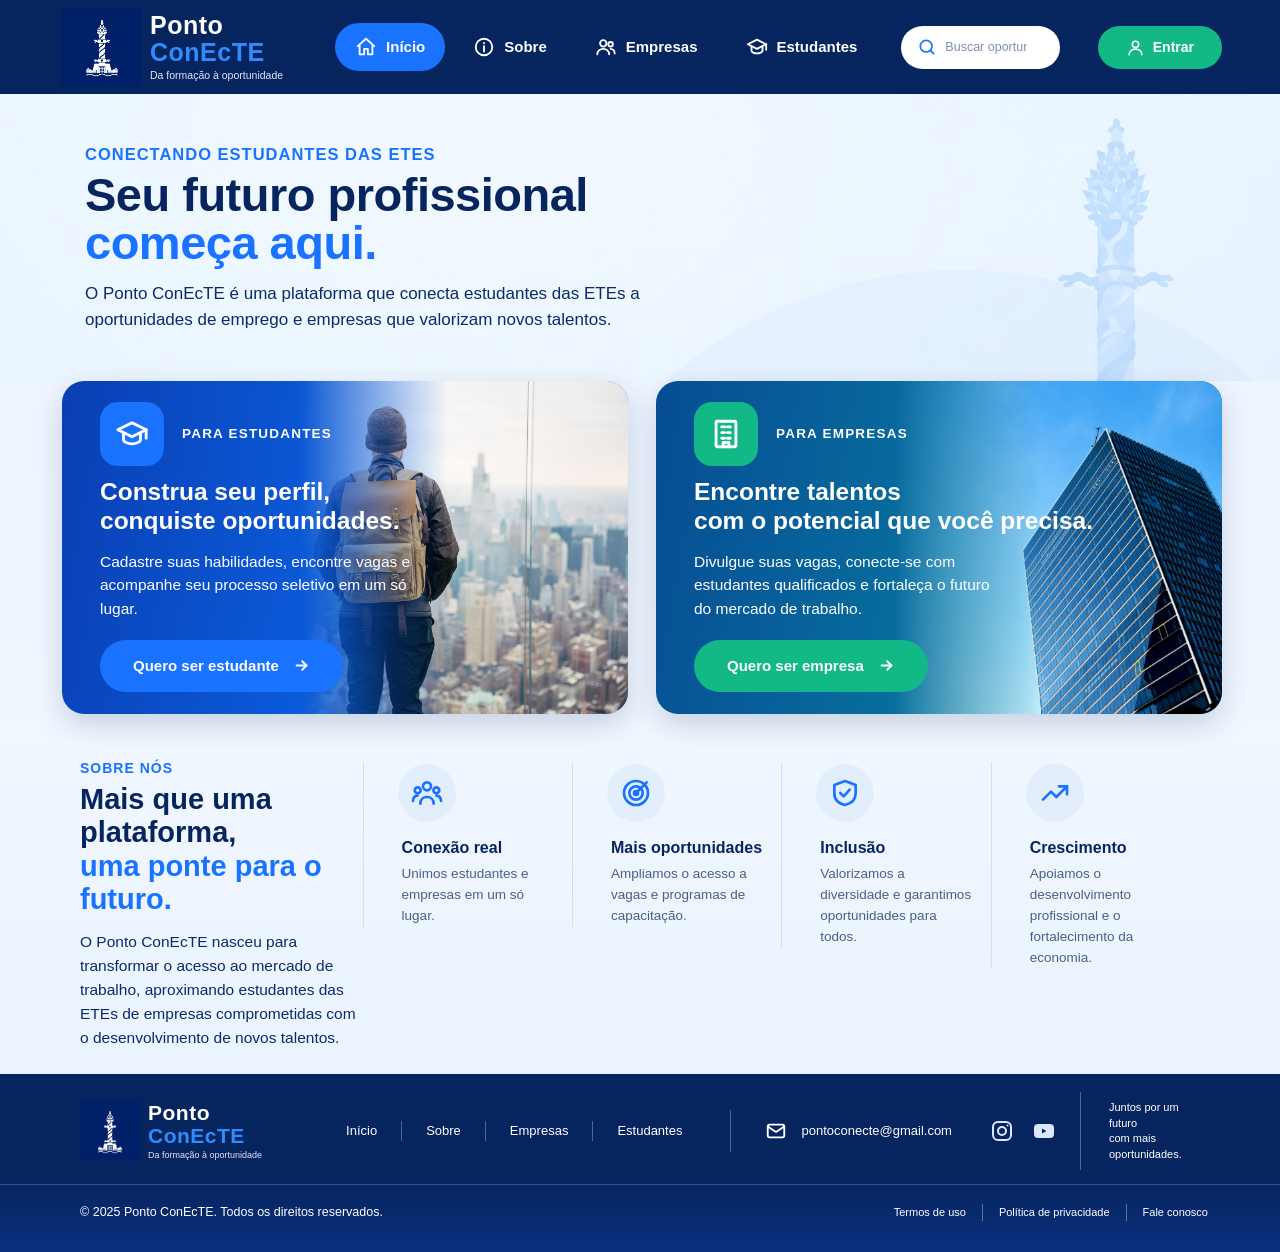
<file: index.html>
<!DOCTYPE html>
<html lang="pt-BR">
<head>
  <meta charset="UTF-8">
  <meta name="viewport" content="width=device-width, initial-scale=1.0">
  <title>Ponto ConEcTE - Da formação à oportunidade</title>
  <link rel="stylesheet" href="css/style.css">
</head>

<body>

  <!--  CABEÇALHO  -->
  <header class="header">
    <div class="header__container">

      <a href="index.html" class="logo" aria-label="Ponto ConEcTE - página inicial">
        
       <img src ="images/logofarol.png" alt="Ponto ConEcTE" class="logo__icon">
          
        <span class="logo__text">
          <span class="logo__name">Ponto</span>
          <span class="logo__name logo__name--blue">ConEcTE</span>
          <span class="logo__slogan">Da formação à oportunidade</span>
        </span>
      </a>

      <nav class="nav" aria-label="Navegação principal">
        <a href="#" class="nav__link nav__link--active">
          <svg viewBox="0 0 24 24" aria-hidden="true"><path d="M3 11l9-8 9 8"/><path d="M5 10v10h5v-6h4v6h5V10"/></svg>
          Início
        </a>
        <a href="#sobre" class="nav__link">
          <svg viewBox="0 0 24 24" aria-hidden="true"><circle cx="12" cy="12" r="9"/><path d="M12 11v6"/><path d="M12 7.5v.5"/></svg>
          Sobre
        </a>
        <a href="#empresas" class="nav__link">
          <svg viewBox="0 0 24 24" aria-hidden="true"><circle cx="9" cy="8" r="3.5"/><path d="M2.5 20c0-3.5 3-6 6.5-6s6.5 2.5 6.5 6"/><circle cx="17" cy="9" r="2.5"/><path d="M17 14c2.5 0 4.5 2 4.5 5"/></svg>
          Empresas
        </a>
        <a href="#estudantes" class="nav__link">
          <svg viewBox="0 0 24 24" aria-hidden="true"><path d="M2 9l10-5 10 5-10 5z"/><path d="M6 11.5V16c0 1.5 3 3 6 3s6-1.5 6-3v-4.5"/><path d="M22 9v6"/></svg>
          Estudantes
        </a>
      </nav>

      <form class="search" role="search">
        <svg class="search__icon" viewBox="0 0 24 24" aria-hidden="true"><circle cx="11" cy="11" r="7"/><path d="M20 20l-4-4"/></svg>
        <input class="search__input" type="search" placeholder="Buscar oportunidades, cursos ou empresas..." aria-label="Buscar">
      </form>

      <a href="login.html" class="btn-login">
        <svg viewBox="0 0 24 24" aria-hidden="true"><circle cx="12" cy="8" r="4"/><path d="M4 21c0-4.5 3.5-7 8-7s8 2.5 8 7"/></svg>
        Entrar
      </a>

    </div>
  </header>

  <main>

    <!--  HERO  -->
    <section class="hero">
      <div class="hero__bg" aria-hidden="true"></div>
      <div class="container hero__content">
       <br><br> <p class="hero__eyebrow">Conectando estudantes das ETEs</p>
        <h1 class="hero__title">
          Seu futuro profissional
          <span class="hero__title--blue">começa aqui.</span>
        </h1>
        <p class="hero__text">
          O Ponto ConEcTE é uma plataforma que conecta estudantes das ETEs
          a oportunidades de emprego e empresas que valorizam novos talentos.
        </p>
        <br><br>
      </div>
    </section>

    <!--  CARTÕES  -->
    <section class="container cards">

      <article class="card card--students" id="estudantes">
        <div class="card__image" aria-hidden="true"></div>
        <div class="card__body">
          <div class="card__header">
            <span class="card__icon card__icon--blue">
              <svg viewBox="0 0 24 24" aria-hidden="true"><path d="M2 9l10-5 10 5-10 5z"/><path d="M6 11.5V16c0 1.5 3 3 6 3s6-1.5 6-3v-4.5"/><path d="M22 9v6"/></svg>
            </span>
            <span class="card__label">Para estudantes</span>
          </div>
          <h2 class="card__title">Construa seu perfil,<br>conquiste oportunidades.</h2>
          <p class="card__text">Cadastre suas habilidades, encontre vagas e acompanhe seu processo seletivo em um só lugar.</p>
          <a href="cadastro-estudante.html" class="btn btn--blue">
            Quero ser estudante
            <svg viewBox="0 0 24 24" aria-hidden="true"><path d="M5 12h14"/><path d="M13 6l6 6-6 6"/></svg>
          </a>
        </div>
      </article>

      <article class="card card--companies" id="empresas">
        <div class="card__image" aria-hidden="true"></div>
        <div class="card__body">
          <div class="card__header">
            <span class="card__icon card__icon--green">
              <svg viewBox="0 0 24 24" aria-hidden="true"><rect x="5" y="3" width="14" height="18" rx="1"/><path d="M9 7h2M13 7h2M9 11h2M13 11h2M9 15h2M13 15h2"/><path d="M10 21v-3h4v3"/></svg>
            </span>
            <span class="card__label">Para empresas</span>
          </div>
          <h2 class="card__title">Encontre talentos<br>com o potencial que você precisa.</h2>
          <p class="card__text">Divulgue suas vagas, conecte-se com estudantes qualificados e fortaleça o futuro do mercado de trabalho.</p>
          <a href="cadastro-empresa.html" class="btn btn--green">
            Quero ser empresa
            <svg viewBox="0 0 24 24" aria-hidden="true"><path d="M5 12h14"/><path d="M13 6l6 6-6 6"/></svg>
          </a>
        </div>
      </article>

    </section>

    <!--  SOBRE NÓS  -->
    <section class="about" id="sobre">
      <div class="container about__container">

        <div class="about__intro">
          <p class="about__eyebrow">Sobre nós</p>
          <h2 class="about__title">
            Mais que uma plataforma,
            <span class="about__title--blue">uma ponte para o futuro.</span>
          </h2>
          <p class="about__text">
            O Ponto ConEcTE nasceu para transformar o acesso ao mercado de trabalho,
            aproximando estudantes das ETEs de empresas comprometidas com o
            desenvolvimento de novos talentos.
          </p>
        </div>

        <ul class="features">
          <li class="feature">
            <span class="feature__icon">
              <svg viewBox="0 0 24 24" aria-hidden="true"><circle cx="12" cy="7" r="3"/><circle cx="5" cy="10" r="2.2"/><circle cx="19" cy="10" r="2.2"/><path d="M7 20c0-3 2-5 5-5s5 2 5 5"/><path d="M1.5 18c0-2.2 1.3-3.8 3.5-4"/><path d="M22.5 18c0-2.2-1.3-3.8-3.5-4"/></svg>
            </span>
            <h3 class="feature__title">Conexão real</h3>
            <p class="feature__text">Unimos estudantes e empresas em um só lugar.</p>
          </li>
          <li class="feature">
            <span class="feature__icon">
              <svg viewBox="0 0 24 24" aria-hidden="true"><circle cx="12" cy="12" r="9"/><circle cx="12" cy="12" r="5"/><circle cx="12" cy="12" r="1.5"/><path d="M12 12l8-8"/></svg>
            </span>
            <h3 class="feature__title">Mais oportunidades</h3>
            <p class="feature__text">Ampliamos o acesso a vagas e programas de capacitação.</p>
          </li>
          <li class="feature">
            <span class="feature__icon">
              <svg viewBox="0 0 24 24" aria-hidden="true"><path d="M12 3l8 3v6c0 5-3.5 8-8 9-4.5-1-8-4-8-9V6z"/><path d="M8.5 12l2.5 2.5 4.5-5"/></svg>
            </span>
            <h3 class="feature__title">Inclusão</h3>
            <p class="feature__text">Valorizamos a diversidade e garantimos oportunidades para todos.</p>
          </li>
          <li class="feature">
            <span class="feature__icon">
              <svg viewBox="0 0 24 24" aria-hidden="true"><path d="M3 17l6-6 4 4 8-8"/><path d="M15 7h6v6"/></svg>
            </span>
            <h3 class="feature__title">Crescimento</h3>
            <p class="feature__text">Apoiamos o desenvolvimento profissional e o fortalecimento da economia.</p>
          </li>
        </ul>

      </div>
    </section>

  </main>

  <!--  RODAPÉ  -->
  <footer class="footer">
    <div class="container footer__top">

      <a href="#" class="logo logo--footer" aria-label="Ponto ConEcTE - página inicial">
        <img src ="images/logofarol.png" alt="Ponto ConEcTE" class="logo__icon">
        <span class="logo__text">
          <span class="logo__name">Ponto</span>
          <span class="logo__name logo__name--blue">ConEcTE</span>
          <span class="logo__slogan">Da formação à oportunidade</span>
        </span>
      </a>

      <nav class="footer__nav" aria-label="Navegação do rodapé">
        <a href="#">Início</a>
        <a href="#sobre">Sobre</a>
        <a href="#empresas">Empresas</a>
        <a href="#estudantes">Estudantes</a>
      </nav>

      <a href="mailto:pontoconecte@gmail.com" class="footer__mail">
        <svg viewBox="0 0 24 24" aria-hidden="true"><rect x="3" y="5" width="18" height="14" rx="2"/><path d="M3 7l9 6 9-6"/></svg>
        pontoconecte@gmail.com
      </a>

      <div class="footer__social">
        <a href="#" aria-label="Instagram">
          <svg viewBox="0 0 24 24" aria-hidden="true"><rect x="3" y="3" width="18" height="18" rx="5"/><circle cx="12" cy="12" r="4"/><circle cx="17.5" cy="6.5" r="1" class="fill"/></svg>
        </a>
        <a href="#" aria-label="YouTube">
          <svg viewBox="0 0 24 24" aria-hidden="true"><rect x="2" y="5" width="20" height="14" rx="4" class="fill"/><path d="M10 9.5v5l4.5-2.5z" class="cut"/></svg>
        </a>
      </div>

      <p class="footer__slogan">Juntos por um futuro<br>com mais oportunidades.</p>

    </div>

    <div class="footer__bottom">
      <div class="container footer__bottom-content">
        <p>© 2025 Ponto ConEcTE. Todos os direitos reservados.</p>
        <nav class="footer__legal" aria-label="Links legais">
          <a href="#">Termos de uso</a>
          <a href="#">Política de privacidade</a>
          <a href="#">Fale conosco</a>
        </nav>
      </div>
    </div>
  </footer>

</body>
</html>
</file>
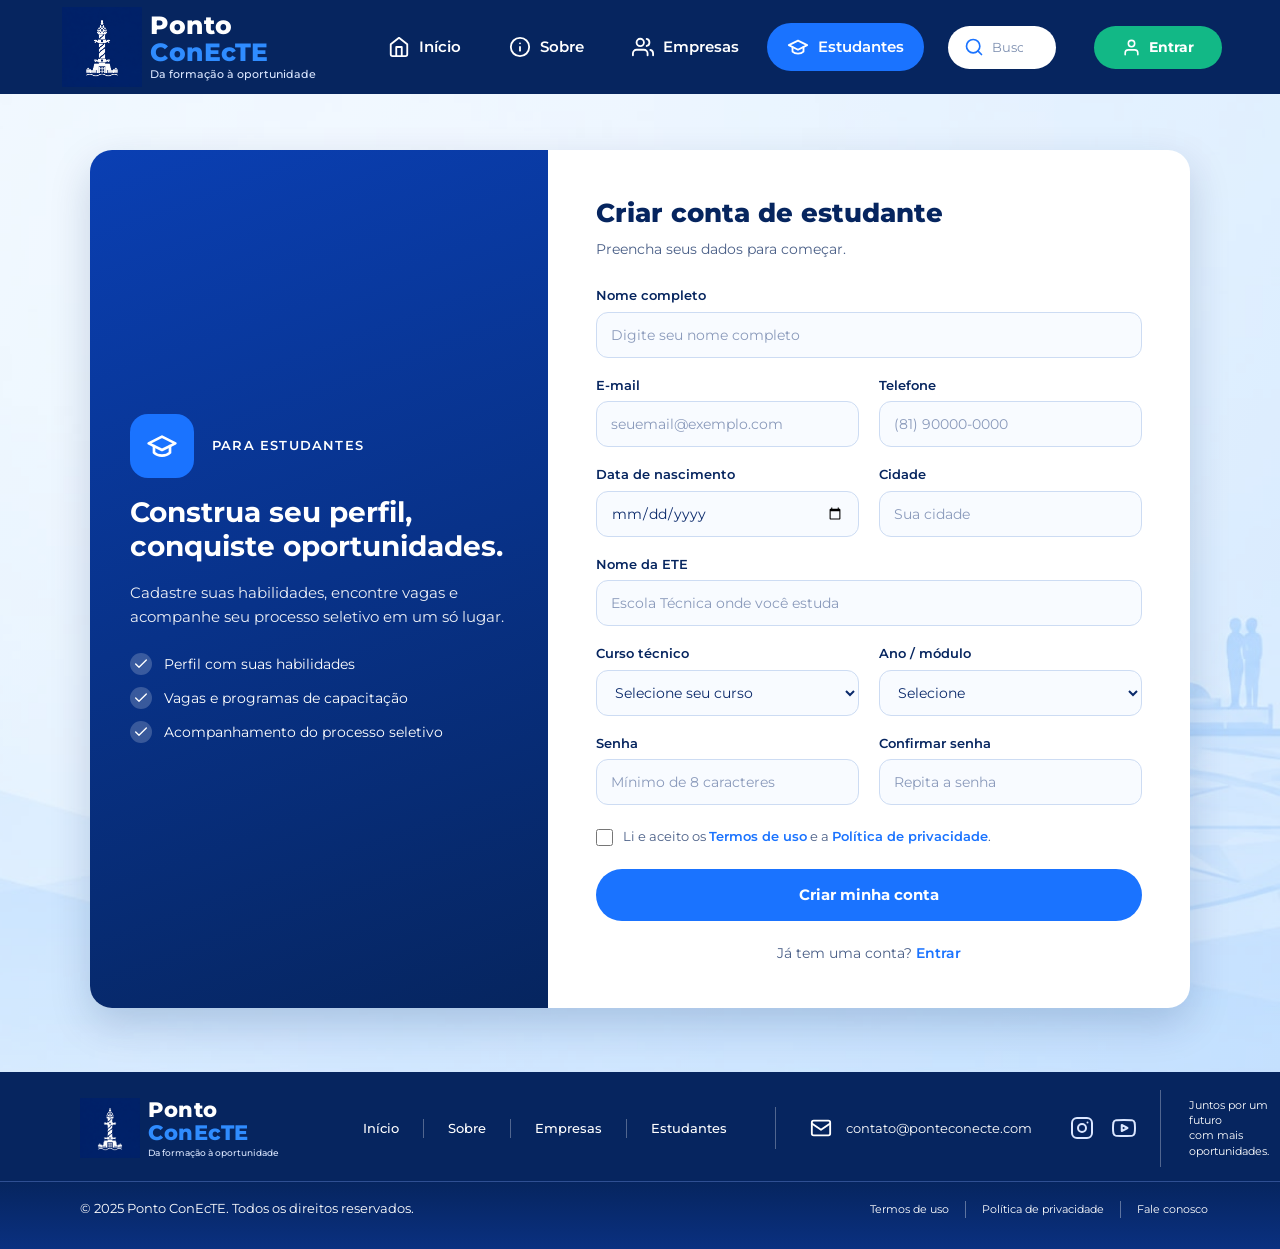
<file: cadastro-estudante.html>
<!DOCTYPE html>
<html lang="pt-BR">
<head>
  <meta charset="UTF-8">
  <meta name="viewport" content="width=device-width, initial-scale=1.0">
  <title>Cadastro de estudante | Ponto ConEcTE</title>

  <link rel="preconnect" href="https://fonts.googleapis.com">
  <link rel="preconnect" href="https://fonts.gstatic.com" crossorigin>
  <link href="https://fonts.googleapis.com/css2?family=Montserrat:wght@400;500;600;700;800&display=swap" rel="stylesheet">

  <link rel="stylesheet" href="css/style.css">
  <link rel="stylesheet" href="css/login-cadastro.css">
</head>
<body>

  <!--  CABEÇALHO  -->
  <header class="header">
    <div class="header__container">

      <a href="index.html" class="logo">
        <img src="images/logofarol.png" alt="Farol do Ponto ConEcTE" class="logo__icon">
        <div class="logo__text">
          <span class="logo__name">Ponto</span>
          <span class="logo__name logo__name--blue">ConEcTE</span>
          <span class="logo__slogan">Da formação à oportunidade</span>
        </div>
      </a>

      <nav class="nav" aria-label="Menu principal">
      <a href="index.html" class="nav__link">
        <svg class="icone" viewBox="0 0 24 24" aria-hidden="true"><path d="M3 9l9-7 9 7v11a2 2 0 0 1-2 2H5a2 2 0 0 1-2-2z"/><polyline points="9 22 9 12 15 12 15 22"/></svg>
        Início
      </a>
      <a href="index.html#sobre" class="nav__link">
        <svg class="icone" viewBox="0 0 24 24" aria-hidden="true"><circle cx="12" cy="12" r="10"/><line x1="12" y1="16" x2="12" y2="12"/><line x1="12" y1="8" x2="12.01" y2="8"/></svg>
        Sobre
      </a>
      <a href="index.html#empresas" class="nav__link">
        <svg class="icone" viewBox="0 0 24 24" aria-hidden="true"><path d="M17 21v-2a4 4 0 0 0-4-4H5a4 4 0 0 0-4 4v2"/><circle cx="9" cy="7" r="4"/><path d="M23 21v-2a4 4 0 0 0-3-3.87"/><path d="M16 3.13a4 4 0 0 1 0 7.75"/></svg>
        Empresas
      </a>
      <a href="index.html#estudantes" class="nav__link nav__link--active">
        <svg class="icone" viewBox="0 0 24 24" aria-hidden="true"><path d="M22 10L12 5 2 10l10 5 10-5z"/><path d="M6 12v5c3 3 9 3 12 0v-5"/></svg>
        Estudantes
      </a>
      </nav>

      <form class="search" role="search">
        <svg class="search__icon" viewBox="0 0 24 24" aria-hidden="true"><circle cx="11" cy="11" r="8"/><line x1="21" y1="21" x2="16.65" y2="16.65"/></svg>
        <input type="search" class="search__input" placeholder="Buscar oportunidades, cursos ou empresas..." aria-label="Buscar">
      </form>

      <a href="login.html" class="btn-login">
        <svg class="icone" viewBox="0 0 24 24" aria-hidden="true"><path d="M20 21v-2a4 4 0 0 0-4-4H8a4 4 0 0 0-4 4v2"/><circle cx="12" cy="7" r="4"/></svg>
        Entrar
      </a>

    </div>
  </header>

  <!--  CADASTRO DO ESTUDANTE  -->
  <main class="auth">
    <div class="auth__caixa">

      <aside class="auth__lateral auth__lateral--azul">
        <div class="auth__topo">
          <span class="auth__icone auth__icone--azul"><svg class="icone" viewBox="0 0 24 24" aria-hidden="true"><path d="M22 10L12 5 2 10l10 5 10-5z"/><path d="M6 12v5c3 3 9 3 12 0v-5"/></svg></span>
          <span class="auth__etiqueta">Para estudantes</span>
        </div>
        <h1 class="auth__titulo">Construa seu perfil, conquiste oportunidades.</h1>
        <p class="auth__texto">Cadastre suas habilidades, encontre vagas e acompanhe seu processo seletivo em um só lugar.</p>
        <ul class="auth__lista">
          <li><svg class="icone" viewBox="0 0 24 24" aria-hidden="true"><polyline points="20 6 9 17 4 12"/></svg> Perfil com suas habilidades</li>
          <li><svg class="icone" viewBox="0 0 24 24" aria-hidden="true"><polyline points="20 6 9 17 4 12"/></svg> Vagas e programas de capacitação</li>
          <li><svg class="icone" viewBox="0 0 24 24" aria-hidden="true"><polyline points="20 6 9 17 4 12"/></svg> Acompanhamento do processo seletivo</li>
        </ul>
      </aside>

      <section class="auth__formulario">
        <h2 class="form__titulo">Criar conta de estudante</h2>
        <p class="form__subtitulo">Preencha seus dados para começar.</p>

        <form class="form form--estudante" action="#" method="post">
          <div class="form__grade">
            <div class="campo campo--cheio">
              <label class="campo__rotulo" for="nome">Nome completo</label>
              <input class="campo__input" type="text" id="nome" name="nome" placeholder="Digite seu nome completo" required>
            </div>
            <div class="campo">
              <label class="campo__rotulo" for="email">E-mail</label>
              <input class="campo__input" type="email" id="email" name="email" placeholder="seuemail@exemplo.com" required>
            </div>
            <div class="campo">
              <label class="campo__rotulo" for="telefone">Telefone</label>
              <input class="campo__input" type="tel" id="telefone" name="telefone" placeholder="(81) 90000-0000">
            </div>
            <div class="campo">
              <label class="campo__rotulo" for="nascimento">Data de nascimento</label>
              <input class="campo__input" type="date" id="nascimento" name="nascimento" placeholder="" required>
            </div>
            <div class="campo">
              <label class="campo__rotulo" for="cidade">Cidade</label>
              <input class="campo__input" type="text" id="cidade" name="cidade" placeholder="Sua cidade">
            </div>
            <div class="campo campo--cheio">
              <label class="campo__rotulo" for="ete">Nome da ETE</label>
              <input class="campo__input" type="text" id="ete" name="ete" placeholder="Escola Técnica onde você estuda" required>
            </div>
            <div class="campo">
              <label class="campo__rotulo" for="curso">Curso técnico</label>
              <select class="campo__input" id="curso" name="curso" required>
                <option value="" selected disabled>Selecione seu curso</option>
                <option>Desenvolvimento de Sistemas</option>
                <option>Informática</option>
                <option>Administração</option>
                <option>Edificações</option>
                <option>Enfermagem</option>
                <option>Outro</option>
              </select>
            </div>
            <div class="campo">
              <label class="campo__rotulo" for="serie">Ano / módulo</label>
              <select class="campo__input" id="serie" name="serie" required>
                <option value="" selected disabled>Selecione</option>
                <option>1º ano</option>
                <option>2º ano</option>
                <option>3º ano</option>
                <option>Já concluí</option>
              </select>
            </div>
            <div class="campo">
              <label class="campo__rotulo" for="senha">Senha</label>
              <input class="campo__input" type="password" id="senha" name="senha" placeholder="Mínimo de 8 caracteres" minlength="8" required>
            </div>
            <div class="campo">
              <label class="campo__rotulo" for="confirmar-senha">Confirmar senha</label>
              <input class="campo__input" type="password" id="confirmar-senha" name="confirmar-senha" placeholder="Repita a senha" minlength="8" required>
            </div>
          </div>

          <label class="checkbox checkbox--termos">
            <input type="checkbox" name="termos" required>
            <span>Li e aceito os <a href="#" class="link">Termos de uso</a> e a <a href="#" class="link">Política de privacidade</a>.</span>
          </label>

          <button type="submit" class="btn btn--blue btn--bloco">Criar minha conta</button>

          <p class="form__rodape">
            Já tem uma conta?
            <a href="login.html" class="link">Entrar</a>
          </p>
        </form>
      </section>

    </div>
  </main>

  <!--  RODAPÉ  -->
  <footer class="footer">
    <div class="footer__top">

      <a href="index.html" class="logo logo--footer">
        <img src="images/logofarol.png" alt="Farol do Ponto ConEcTE" class="logo__icon">
        <div class="logo__text">
          <span class="logo__name">Ponto</span>
          <span class="logo__name logo__name--blue">ConEcTE</span>
          <span class="logo__slogan">Da formação à oportunidade</span>
        </div>
      </a>

      <nav class="footer__nav" aria-label="Menu do rodapé">
        <a href="index.html">Início</a>
        <a href="index.html#sobre">Sobre</a>
        <a href="index.html#empresas">Empresas</a>
        <a href="index.html#estudantes">Estudantes</a>
      </nav>

      <a href="mailto:contato@ponteconecte.com" class="footer__mail">
        <svg class="icone" viewBox="0 0 24 24" aria-hidden="true"><rect x="2" y="4" width="20" height="16" rx="2"/><path d="M22 7l-10 7L2 7"/></svg>
        contato@ponteconecte.com
      </a>

      <div class="footer__social">
        <a href="#" aria-label="Instagram"><svg viewBox="0 0 24 24" aria-hidden="true"><rect x="2" y="2" width="20" height="20" rx="5"/><circle cx="12" cy="12" r="4"/><path d="M17.5 6.5h.01"/></svg></a>
        <a href="#" aria-label="YouTube"><svg viewBox="0 0 24 24" aria-hidden="true"><path d="M22.5 6.4a2.8 2.8 0 0 0-2-2C18.8 4 12 4 12 4s-6.8 0-8.5.4a2.8 2.8 0 0 0-2 2C1 8.1 1 12 1 12s0 3.9.5 5.6a2.8 2.8 0 0 0 2 2C5.2 20 12 20 12 20s6.8 0 8.5-.4a2.8 2.8 0 0 0 2-2c.5-1.7.5-5.6.5-5.6s0-3.9-.5-5.6z"/><polygon points="9.75 15.02 15.5 12 9.75 8.98 9.75 15.02"/></svg></a>
      </div>

      <p class="footer__slogan">Juntos por um futuro<br>com mais oportunidades.</p>
    </div>

    <div class="footer__bottom">
      <div class="footer__bottom-content">
        <p>© 2025 Ponto ConEcTE. Todos os direitos reservados.</p>
        <nav class="footer__legal" aria-label="Links legais">
          <a href="#">Termos de uso</a>
          <a href="#">Política de privacidade</a>
          <a href="#">Fale conosco</a>
        </nav>
      </div>
    </div>
  </footer>

</body>
</html>
</file>
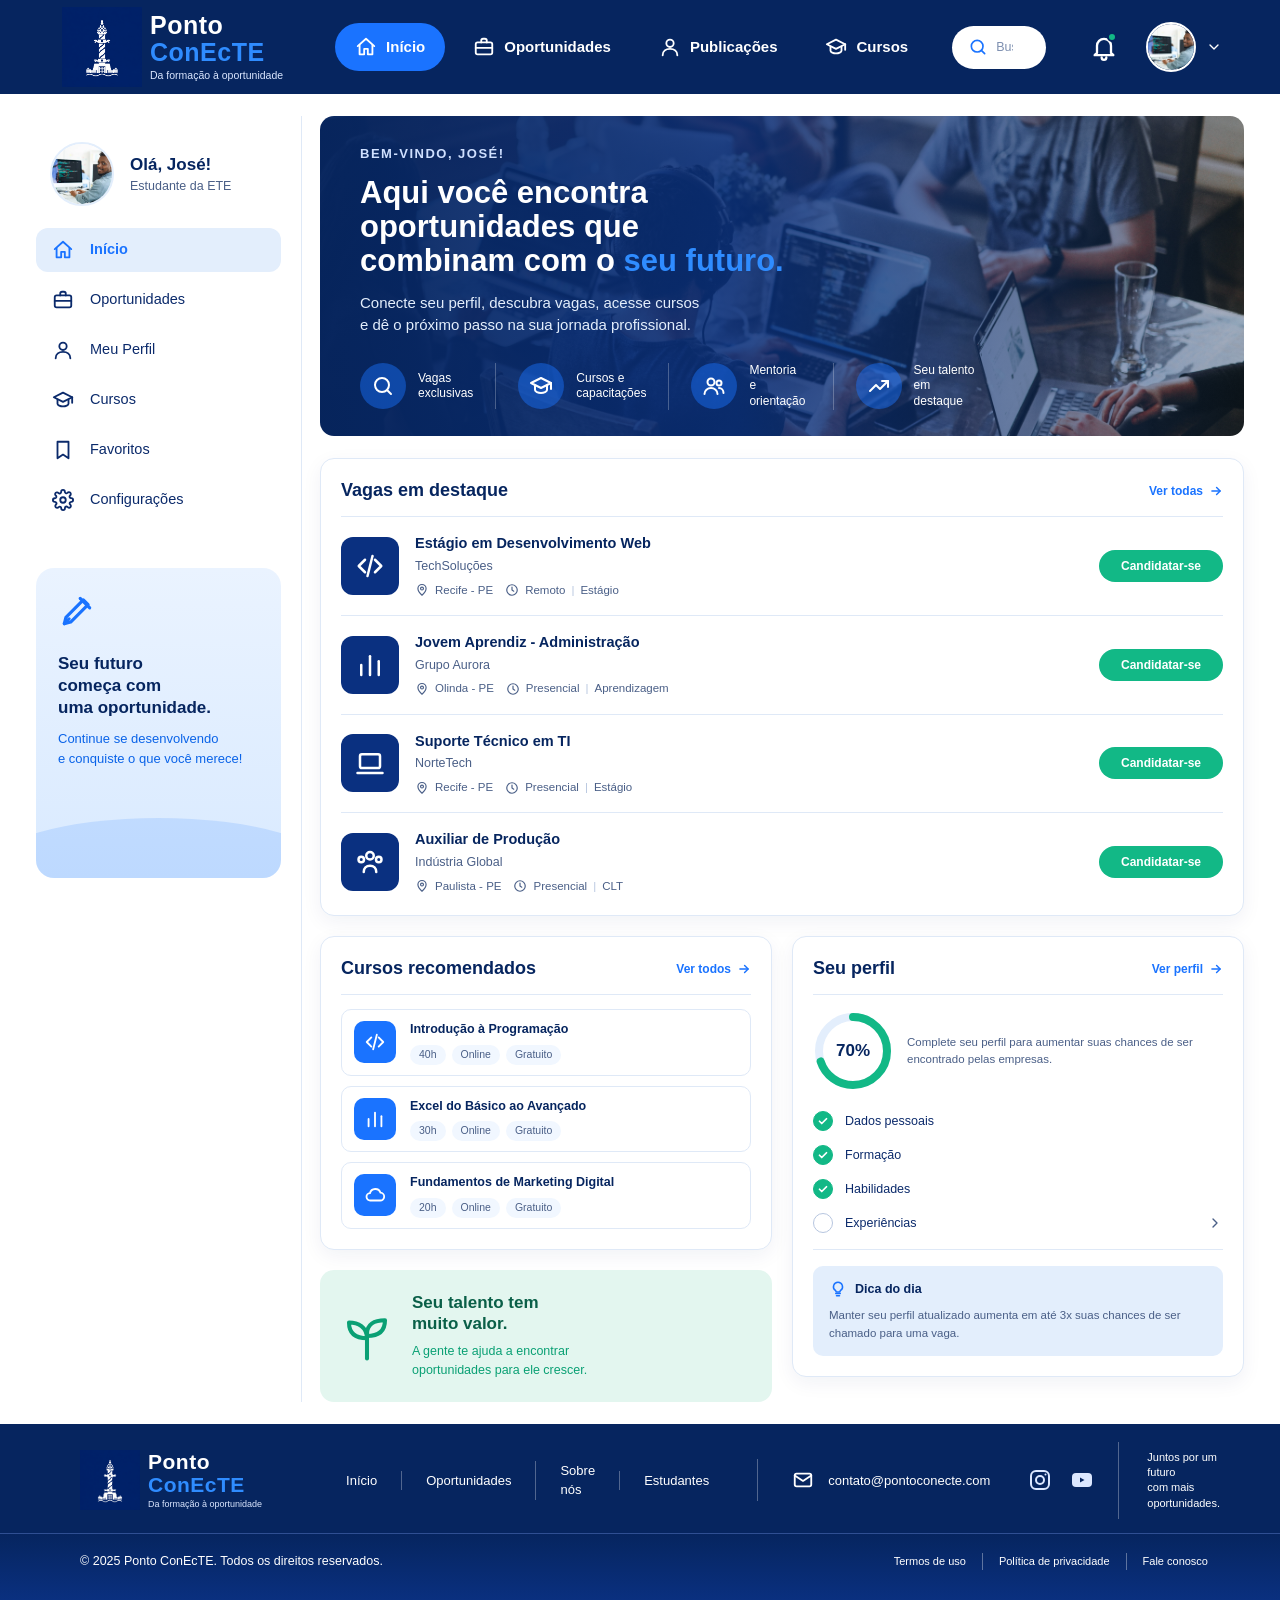
<file: estudantes.html>
<!DOCTYPE html>
<html lang="pt-BR">
<head>
  <meta charset="UTF-8">
  <meta name="viewport" content="width=device-width, initial-scale=1.0">
  <title>Painel - Ponto ConEcTE</title>
  <link rel="stylesheet" href="css/style.css">
  <link rel="stylesheet" href="css/aluno.css">
</head>

<body>

  <!--  CABEÇALHO  -->
  <header class="header">
    <div class="header__container">

      <a href="index.html" class="logo" aria-label="Ponto ConEcTE - página inicial">
        <img src="images/logofarol.png" alt="Ponto ConEcTE" class="logo__icon">
        <span class="logo__text">
          <span class="logo__name">Ponto</span>
          <span class="logo__name logo__name--blue">ConEcTE</span>
          <span class="logo__slogan">Da formação à oportunidade</span>
        </span>
      </a>

      <nav class="nav" aria-label="Navegação principal">
        <a href="index.html" class="nav__link nav__link--active">
          <svg viewBox="0 0 24 24" aria-hidden="true"><path d="M3 11l9-8 9 8"/><path d="M5 10v10h5v-6h4v6h5V10"/></svg>
          Início
        </a>
        <a href="#oportunidades" class="nav__link">
          <svg viewBox="0 0 24 24" aria-hidden="true"><rect x="3" y="7" width="18" height="13" rx="2"/><path d="M9 7V5a2 2 0 0 1 2-2h2a2 2 0 0 1 2 2v2"/><path d="M3 13h18"/></svg>
          Oportunidades
        </a>
        <a href="publicacoes.html" class="nav__link">
          <svg viewBox="0 0 24 24" aria-hidden="true"><circle cx="12" cy="8" r="4"/><path d="M4 21c0-4.5 3.5-7 8-7s8 2.5 8 7"/></svg>
          Publicações
        </a>
        <a href="#cursos" class="nav__link">
          <svg viewBox="0 0 24 24" aria-hidden="true"><path d="M2 9l10-5 10 5-10 5z"/><path d="M6 11.5V16c0 1.5 3 3 6 3s6-1.5 6-3v-4.5"/><path d="M22 9v6"/></svg>
          Cursos
        </a>
      </nav>

      <form class="search" role="search">
        <svg class="search__icon" viewBox="0 0 24 24" aria-hidden="true"><circle cx="11" cy="11" r="7"/><path d="M20 20l-4-4"/></svg>
        <input class="search__input" type="search" placeholder="Buscar vagas, cursos ou empresas..." aria-label="Buscar">
      </form>

      <div class="header__actions">
        <button class="notify" type="button" aria-label="Notificações (1 nova)">
          <svg viewBox="0 0 24 24" aria-hidden="true"><path d="M6 17V11a6 6 0 0 1 12 0v6l2 2H4z"/><path d="M10 21a2 2 0 0 0 4 0"/></svg>
          <span class="notify__dot"></span>
        </button>

        <button class="user-menu" type="button" aria-label="Menu do usuário">
          <img src="images/perfil.webp" alt="estudante" class="user-menu__avatar">
          <svg viewBox="0 0 24 24" aria-hidden="true"><path d="M6 9l6 6 6-6"/></svg>
        </button>
      </div>

    </div>
  </header>

  <!--  CORPO DO PAINEL  -->
  <div class="app">

    <!--  MENU LATERAL  -->
    <aside class="sidebar">

      <div class="side-profile">
        <img src="images/perfil.webp" alt="Foto do estudante" class="side-profile__avatar">
        <div>
          <p class="side-profile__name">Olá, José!</p>
          <p class="side-profile__role">Estudante da ETE</p>
        </div>
      </div>

      <nav class="side-nav" aria-label="Menu do painel">
        <a href="index.html" class="side-nav__link side-nav__link--active">
          <svg viewBox="0 0 24 24" aria-hidden="true"><path d="M3 11l9-8 9 8"/><path d="M5 10v10h5v-6h4v6h5V10"/></svg>
          Início
        </a>
        <a href="#vagas" class="side-nav__link">
          <svg viewBox="0 0 24 24" aria-hidden="true"><rect x="3" y="7" width="18" height="13" rx="2"/><path d="M9 7V5a2 2 0 0 1 2-2h2a2 2 0 0 1 2 2v2"/><path d="M3 13h18"/></svg>
          Oportunidades
        </a>
        <a href="#perfil" class="side-nav__link">
          <svg viewBox="0 0 24 24" aria-hidden="true"><circle cx="12" cy="8" r="4"/><path d="M4 21c0-4.5 3.5-7 8-7s8 2.5 8 7"/></svg>
          Meu Perfil
        </a>
        <a href="#cursos" class="side-nav__link">
          <svg viewBox="0 0 24 24" aria-hidden="true"><path d="M2 9l10-5 10 5-10 5z"/><path d="M6 11.5V16c0 1.5 3 3 6 3s6-1.5 6-3v-4.5"/><path d="M22 9v6"/></svg>
          Cursos
        </a>
        <a href="#" class="side-nav__link">
          <svg viewBox="0 0 24 24" aria-hidden="true"><path d="M6 3h12v18l-6-4-6 4z"/></svg>
          Favoritos
        </a>
        <a href="#" class="side-nav__link">
          <svg viewBox="0 0 24 24" aria-hidden="true"><circle cx="12" cy="12" r="3"/><path d="M19.4 15a1.7 1.7 0 0 0 .3 1.8l.1.1a2 2 0 1 1-2.8 2.8l-.1-.1a1.7 1.7 0 0 0-1.8-.3 1.7 1.7 0 0 0-1 1.5V21a2 2 0 1 1-4 0v-.1a1.7 1.7 0 0 0-1-1.5 1.7 1.7 0 0 0-1.8.3l-.1.1a2 2 0 1 1-2.8-2.8l.1-.1a1.7 1.7 0 0 0 .3-1.8 1.7 1.7 0 0 0-1.5-1H3a2 2 0 1 1 0-4h.1a1.7 1.7 0 0 0 1.5-1 1.7 1.7 0 0 0-.3-1.8l-.1-.1a2 2 0 1 1 2.8-2.8l.1.1a1.7 1.7 0 0 0 1.8.3h.1a1.7 1.7 0 0 0 1-1.5V3a2 2 0 1 1 4 0v.1a1.7 1.7 0 0 0 1 1.5 1.7 1.7 0 0 0 1.8-.3l.1-.1a2 2 0 1 1 2.8 2.8l-.1.1a1.7 1.7 0 0 0-.3 1.8v.1a1.7 1.7 0 0 0 1.5 1H21a2 2 0 1 1 0 4h-.1a1.7 1.7 0 0 0-1.5 1z"/></svg>
          Configurações
        </a>
      </nav>

      <div class="side-promo">
        <svg class="side-promo__icon" viewBox="0 0 24 24" aria-hidden="true"><path d="M14 4l6 6"/><path d="M4 20l4-1 11-11-3-3L5 16z"/><path d="M4 20l3-3"/></svg>
        <p class="side-promo__title">Seu futuro<br>começa com<br>uma oportunidade.</p>
        <p class="side-promo__text">Continue se desenvolvendo<br>e conquiste o que você merece!</p>
      </div>

    </aside>

    <!--  CONTEÚDO PRINCIPAL  -->
    <main class="main">

      <!--  BANNER DE BOAS-VINDAS  -->
      <section class="welcome">
        <div class="welcome__content">
          <p class="welcome__eyebrow">Bem-vindo, José!</p>
          <h1 class="welcome__title">
            Aqui você encontra oportunidades que combinam com o
            <span class="welcome__title--blue">seu futuro.</span>
          </h1>
          <p class="welcome__text">
            Conecte seu perfil, descubra vagas, acesse cursos<br>
            e dê o próximo passo na sua jornada profissional.
          </p>

          <ul class="welcome__features">
            <li>
              <span class="welcome__icon">
                <svg viewBox="0 0 24 24" aria-hidden="true"><circle cx="11" cy="11" r="7"/><path d="M20 20l-4-4"/></svg>
              </span>
              <span>Vagas<br>exclusivas</span>
            </li>
            <li>
              <span class="welcome__icon">
                <svg viewBox="0 0 24 24" aria-hidden="true"><path d="M2 9l10-5 10 5-10 5z"/><path d="M6 11.5V16c0 1.5 3 3 6 3s6-1.5 6-3v-4.5"/><path d="M22 9v6"/></svg>
              </span>
              <span>Cursos e<br>capacitações</span>
            </li>
            <li>
              <span class="welcome__icon">
                <svg viewBox="0 0 24 24" aria-hidden="true"><circle cx="9" cy="8" r="3.5"/><path d="M2.5 20c0-3.5 3-6 6.5-6s6.5 2.5 6.5 6"/><circle cx="17" cy="9" r="2.5"/><path d="M17 14c2.5 0 4.5 2 4.5 5"/></svg>
              </span>
              <span>Mentoria<br>e orientação</span>
            </li>
            <li>
              <span class="welcome__icon">
                <svg viewBox="0 0 24 24" aria-hidden="true"><path d="M3 17l6-6 4 4 8-8"/><path d="M15 7h6v6"/></svg>
              </span>
              <span>Seu talento<br>em destaque</span>
            </li>
          </ul>
        </div>
      </section>

      <!--  BLOCOS  -->
      <div class="blocks">

        <!-- Vagas em destaque -->
        <section class="panel panel--jobs" id="vagas">
          <header class="panel__head">
            <h2 class="panel__title">Vagas em destaque</h2>
            <a href="#" class="panel__link">Ver todas
              <svg viewBox="0 0 24 24" aria-hidden="true"><path d="M5 12h14"/><path d="M13 6l6 6-6 6"/></svg>
            </a>
          </header>

          <ul class="jobs">
            <li class="job">
              <span class="job__icon">
                <svg viewBox="0 0 24 24" aria-hidden="true"><path d="M8 7l-5 5 5 5"/><path d="M16 7l5 5-5 5"/><path d="M14 4l-4 16"/></svg>
              </span>
              <div class="job__info">
                <h3 class="job__title">Estágio em Desenvolvimento Web</h3>
                <p class="job__company">TechSoluções</p>
                <p class="job__meta">
                  <svg viewBox="0 0 24 24" aria-hidden="true"><path d="M12 21s7-6.2 7-11.5A7 7 0 0 0 5 9.5C5 14.8 12 21 12 21z"/><circle cx="12" cy="9.5" r="2.5"/></svg>
                  Recife - PE
                  <svg viewBox="0 0 24 24" aria-hidden="true"><circle cx="12" cy="12" r="9"/><path d="M12 7v5l3 2"/></svg>
                  Remoto <span class="job__sep">|</span> Estágio
                </p>
              </div>
              <a href="#" class="btn-apply">Candidatar-se</a>
            </li>

            <li class="job">
              <span class="job__icon">
                <svg viewBox="0 0 24 24" aria-hidden="true"><path d="M5 20V12"/><path d="M12 20V5"/><path d="M19 20V9"/></svg>
              </span>
              <div class="job__info">
                <h3 class="job__title">Jovem Aprendiz - Administração</h3>
                <p class="job__company">Grupo Aurora</p>
                <p class="job__meta">
                  <svg viewBox="0 0 24 24" aria-hidden="true"><path d="M12 21s7-6.2 7-11.5A7 7 0 0 0 5 9.5C5 14.8 12 21 12 21z"/><circle cx="12" cy="9.5" r="2.5"/></svg>
                  Olinda - PE
                  <svg viewBox="0 0 24 24" aria-hidden="true"><circle cx="12" cy="12" r="9"/><path d="M12 7v5l3 2"/></svg>
                  Presencial <span class="job__sep">|</span> Aprendizagem
                </p>
              </div>
              <a href="#" class="btn-apply">Candidatar-se</a>
            </li>

            <li class="job">
              <span class="job__icon">
                <svg viewBox="0 0 24 24" aria-hidden="true"><rect x="4" y="5" width="16" height="11" rx="1.5"/><path d="M2 20h20"/></svg>
              </span>
              <div class="job__info">
                <h3 class="job__title">Suporte Técnico em TI</h3>
                <p class="job__company">NorteTech</p>
                <p class="job__meta">
                  <svg viewBox="0 0 24 24" aria-hidden="true"><path d="M12 21s7-6.2 7-11.5A7 7 0 0 0 5 9.5C5 14.8 12 21 12 21z"/><circle cx="12" cy="9.5" r="2.5"/></svg>
                  Recife - PE
                  <svg viewBox="0 0 24 24" aria-hidden="true"><circle cx="12" cy="12" r="9"/><path d="M12 7v5l3 2"/></svg>
                  Presencial <span class="job__sep">|</span> Estágio
                </p>
              </div>
              <a href="#" class="btn-apply">Candidatar-se</a>
            </li>

            <li class="job">
              <span class="job__icon">
                <svg viewBox="0 0 24 24" aria-hidden="true"><circle cx="12" cy="7" r="3"/><circle cx="5" cy="10" r="2.2"/><circle cx="19" cy="10" r="2.2"/><path d="M7 20c0-3 2-5 5-5s5 2 5 5"/></svg>
              </span>
              <div class="job__info">
                <h3 class="job__title">Auxiliar de Produção</h3>
                <p class="job__company">Indústria Global</p>
                <p class="job__meta">
                  <svg viewBox="0 0 24 24" aria-hidden="true"><path d="M12 21s7-6.2 7-11.5A7 7 0 0 0 5 9.5C5 14.8 12 21 12 21z"/><circle cx="12" cy="9.5" r="2.5"/></svg>
                  Paulista - PE
                  <svg viewBox="0 0 24 24" aria-hidden="true"><circle cx="12" cy="12" r="9"/><path d="M12 7v5l3 2"/></svg>
                  Presencial <span class="job__sep">|</span> CLT
                </p>
              </div>
              <a href="#" class="btn-apply">Candidatar-se</a>
            </li>
          </ul>
        </section>

        <!-- Coluna do meio: cursos + mensagem -->
        <div class="blocks__middle">

          <section class="panel panel--courses" id="cursos">
            <header class="panel__head">
              <h2 class="panel__title">Cursos recomendados</h2>
              <a href="#" class="panel__link">Ver todos
                <svg viewBox="0 0 24 24" aria-hidden="true"><path d="M5 12h14"/><path d="M13 6l6 6-6 6"/></svg>
              </a>
            </header>

            <ul class="courses">
              <li class="course">
                <span class="course__icon">
                  <svg viewBox="0 0 24 24" aria-hidden="true"><path d="M8 7l-5 5 5 5"/><path d="M16 7l5 5-5 5"/><path d="M14 4l-4 16"/></svg>
                </span>
                <div>
                  <h3 class="course__title">Introdução à Programação</h3>
                  <p class="course__tags"><span>40h</span><span>Online</span><span>Gratuito</span></p>
                </div>
              </li>
              <li class="course">
                <span class="course__icon">
                  <svg viewBox="0 0 24 24" aria-hidden="true"><path d="M5 20V12"/><path d="M12 20V5"/><path d="M19 20V9"/></svg>
                </span>
                <div>
                  <h3 class="course__title">Excel do Básico ao Avançado</h3>
                  <p class="course__tags"><span>30h</span><span>Online</span><span>Gratuito</span></p>
                </div>
              </li>
              <li class="course">
                <span class="course__icon">
                  <svg viewBox="0 0 24 24" aria-hidden="true"><path d="M7 18a4 4 0 0 1-.5-8A6 6 0 0 1 18 9.5a4.2 4.2 0 0 1-.5 8.5z"/></svg>
                </span>
                <div>
                  <h3 class="course__title">Fundamentos de Marketing Digital</h3>
                  <p class="course__tags"><span>20h</span><span>Online</span><span>Gratuito</span></p>
                </div>
              </li>
            </ul>
          </section>

          <aside class="talent">
            <svg class="talent__icon" viewBox="0 0 24 24" aria-hidden="true"><path d="M12 22V11"/><path d="M12 13C12 8 8 6 4 6c0 4 2 7 8 7z"/><path d="M12 11c0-4 3-6 8-6 0 4-2 7-8 7z"/></svg>
            <div>
              <p class="talent__title">Seu talento tem<br>muito valor.</p>
              <p class="talent__text">A gente te ajuda a encontrar<br>oportunidades para ele crescer.</p>
            </div>
          </aside>

        </div>

        <!-- Seu perfil -->
        <section class="panel panel--profile" id="perfil">
          <header class="panel__head">
            <h2 class="panel__title">Seu perfil</h2>
            <a href="#" class="panel__link">Ver perfil
              <svg viewBox="0 0 24 24" aria-hidden="true"><path d="M5 12h14"/><path d="M13 6l6 6-6 6"/></svg>
            </a>
          </header>

          <div class="progress">
            <div class="progress__ring" role="img" aria-label="Perfil 70% completo">
              <svg viewBox="0 0 80 80" aria-hidden="true">
                <circle class="progress__track" cx="40" cy="40" r="34"/>
                <circle class="progress__value" cx="40" cy="40" r="34" pathLength="100" stroke-dasharray="70 100"/>
              </svg>
              <span class="progress__number">70%</span>
            </div>
            <p class="progress__text">Complete seu perfil para aumentar suas chances de ser encontrado pelas empresas.</p>
          </div>

          <ul class="checklist">
            <li class="checklist__item checklist__item--done">
              <span class="checklist__check"><svg viewBox="0 0 24 24" aria-hidden="true"><path d="M5 12.5l4.5 4.5L19 7.5"/></svg></span>
              Dados pessoais
            </li>
            <li class="checklist__item checklist__item--done">
              <span class="checklist__check"><svg viewBox="0 0 24 24" aria-hidden="true"><path d="M5 12.5l4.5 4.5L19 7.5"/></svg></span>
              Formação
            </li>
            <li class="checklist__item checklist__item--done">
              <span class="checklist__check"><svg viewBox="0 0 24 24" aria-hidden="true"><path d="M5 12.5l4.5 4.5L19 7.5"/></svg></span>
              Habilidades
            </li>
            <li class="checklist__item">
              <span class="checklist__check"></span>
              Experiências
              <svg class="checklist__arrow" viewBox="0 0 24 24" aria-hidden="true"><path d="M9 6l6 6-6 6"/></svg>
            </li>
          </ul>

          <div class="tip">
            <p class="tip__title">
              <svg viewBox="0 0 24 24" aria-hidden="true"><path d="M9 18h6"/><path d="M10 21h4"/><path d="M12 3a6 6 0 0 0-3.5 10.9c.6.5 1 1.2 1 2.1h5c0-.9.4-1.6 1-2.1A6 6 0 0 0 12 3z"/></svg>
              Dica do dia
            </p>
            <p class="tip__text">Manter seu perfil atualizado aumenta em até 3x suas chances de ser chamado para uma vaga.</p>
          </div>
        </section>

      </div>
    </main>
  </div>

  <!--  RODAPÉ  -->
  <footer class="footer">
    <div class="container footer__top">

      <a href="index.html" class="logo logo--footer" aria-label="Ponto ConEcTE - página inicial">
        <img src="images/logofarol.png" alt="Ponto ConEcTE" class="logo__icon">
        <span class="logo__text">
          <span class="logo__name">Ponto</span>
          <span class="logo__name logo__name--blue">ConEcTE</span>
          <span class="logo__slogan">Da formação à oportunidade</span>
        </span>
      </a>

      <nav class="footer__nav" aria-label="Navegação do rodapé">
        <a href="estudantes.html">Início</a>
        <a href="#vagas">Oportunidades</a>
        <a href="index.html#sobre">Sobre nós</a>
        <a href="index.html#estudantes">Estudantes</a>
      </nav>

      <a href="mailto:contato@pontoconecte.com" class="footer__mail">
        <svg viewBox="0 0 24 24" aria-hidden="true"><rect x="3" y="5" width="18" height="14" rx="2"/><path d="M3 7l9 6 9-6"/></svg>
        contato@pontoconecte.com
      </a>

      <div class="footer__social">
        <a href="#" aria-label="Instagram">
          <svg viewBox="0 0 24 24" aria-hidden="true"><rect x="3" y="3" width="18" height="18" rx="5"/><circle cx="12" cy="12" r="4"/><circle cx="17.5" cy="6.5" r="1" class="fill"/></svg>
        </a>
        <a href="#" aria-label="YouTube">
          <svg viewBox="0 0 24 24" aria-hidden="true"><rect x="2" y="5" width="20" height="14" rx="4" class="fill"/><path d="M10 9.5v5l4.5-2.5z" class="cut"/></svg>
        </a>
      </div>

      <p class="footer__slogan">Juntos por um futuro<br>com mais oportunidades.</p>

    </div>

    <div class="footer__bottom">
      <div class="container footer__bottom-content">
        <p>© 2025 Ponto ConEcTE. Todos os direitos reservados.</p>
        <nav class="footer__legal" aria-label="Links legais">
          <a href="#">Termos de uso</a>
          <a href="#">Política de privacidade</a>
          <a href="#">Fale conosco</a>
        </nav>
      </div>
    </div>
  </footer>

</body>
</html>
</file>
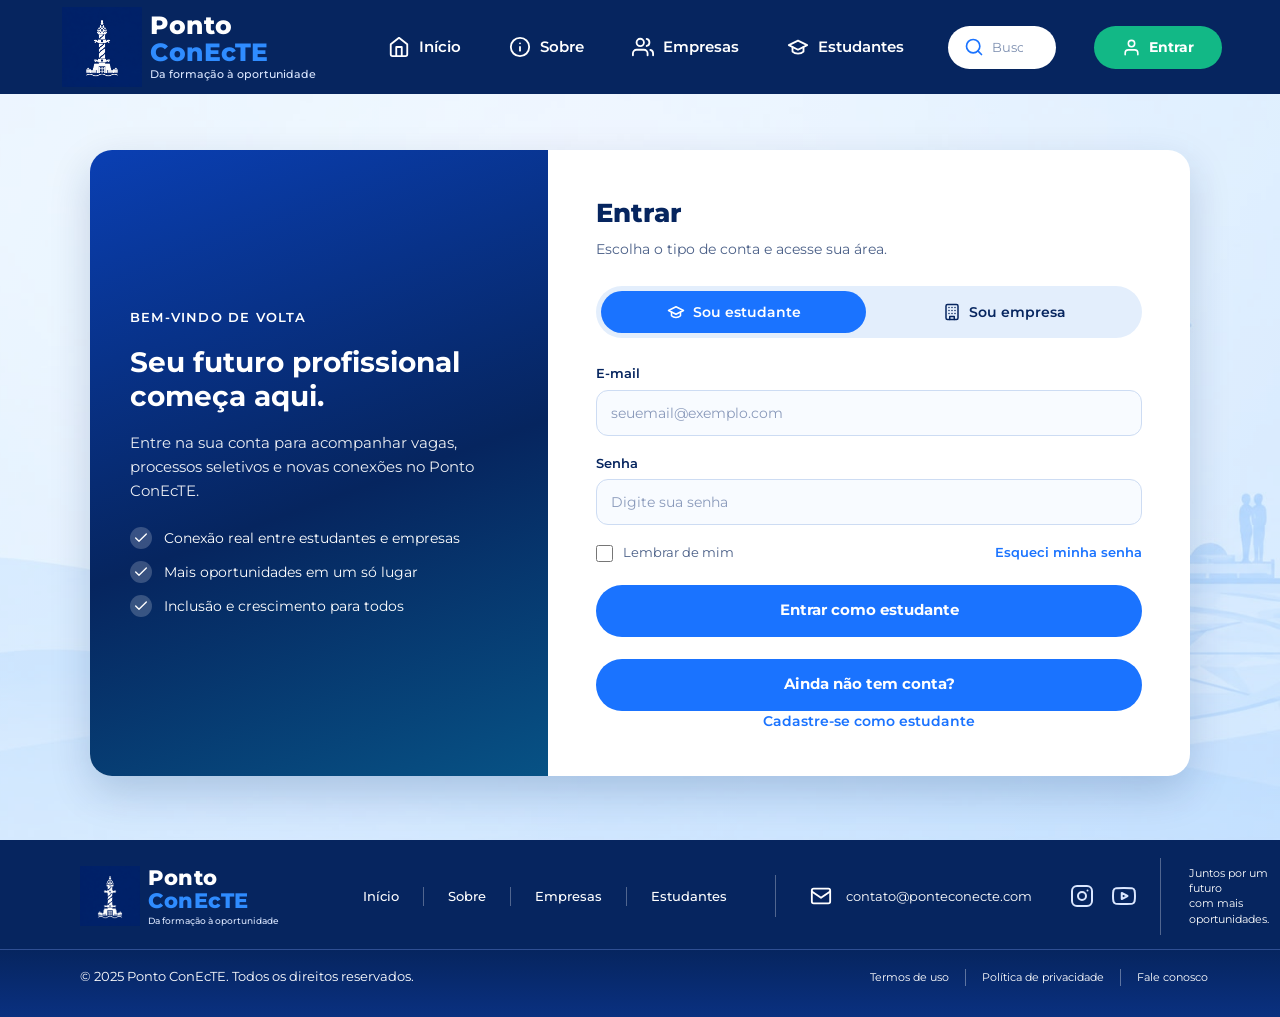
<file: login.html>
<!DOCTYPE html>
<html lang="pt-BR">
<head>
  <meta charset="UTF-8">
  <meta name="viewport" content="width=device-width, initial-scale=1.0">
  <title>Entrar | Ponto ConEcTE</title>

  <link rel="preconnect" href="https://fonts.googleapis.com">
  <link rel="preconnect" href="https://fonts.gstatic.com" crossorigin>
  <link href="https://fonts.googleapis.com/css2?family=Montserrat:wght@400;500;600;700;800&display=swap" rel="stylesheet">

  <link rel="stylesheet" href="css/style.css">
  <link rel="stylesheet" href="css/login-cadastro.css">
</head>
<body>

  <!--  CABEÇALHO  -->
  <header class="header">
    <div class="header__container">

      <a href="index.html" class="logo">
        <img src="images/logofarol.png" alt="Farol do Ponto ConEcTE" class="logo__icon">
        <div class="logo__text">
          <span class="logo__name">Ponto</span>
          <span class="logo__name logo__name--blue">ConEcTE</span>
          <span class="logo__slogan">Da formação à oportunidade</span>
        </div>
      </a>

      <nav class="nav" aria-label="Menu principal">
      <a href="index.html" class="nav__link">
        <svg class="icone" viewBox="0 0 24 24" aria-hidden="true"><path d="M3 9l9-7 9 7v11a2 2 0 0 1-2 2H5a2 2 0 0 1-2-2z"/><polyline points="9 22 9 12 15 12 15 22"/></svg>
        Início
      </a>
      <a href="index.html#sobre" class="nav__link">
        <svg class="icone" viewBox="0 0 24 24" aria-hidden="true"><circle cx="12" cy="12" r="10"/><line x1="12" y1="16" x2="12" y2="12"/><line x1="12" y1="8" x2="12.01" y2="8"/></svg>
        Sobre
      </a>
      <a href="index.html#empresas" class="nav__link">
        <svg class="icone" viewBox="0 0 24 24" aria-hidden="true"><path d="M17 21v-2a4 4 0 0 0-4-4H5a4 4 0 0 0-4 4v2"/><circle cx="9" cy="7" r="4"/><path d="M23 21v-2a4 4 0 0 0-3-3.87"/><path d="M16 3.13a4 4 0 0 1 0 7.75"/></svg>
        Empresas
      </a>
      <a href="index.html#estudantes" class="nav__link">
        <svg class="icone" viewBox="0 0 24 24" aria-hidden="true"><path d="M22 10L12 5 2 10l10 5 10-5z"/><path d="M6 12v5c3 3 9 3 12 0v-5"/></svg>
        Estudantes
      </a>
      </nav>

      <form class="search" role="search">
        <svg class="search__icon" viewBox="0 0 24 24" aria-hidden="true"><circle cx="11" cy="11" r="8"/><line x1="21" y1="21" x2="16.65" y2="16.65"/></svg>
        <input type="search" class="search__input" placeholder="Buscar oportunidades, cursos ou empresas..." aria-label="Buscar">
      </form>

      <a href="login.html" class="btn-login">
        <svg class="icone" viewBox="0 0 24 24" aria-hidden="true"><path d="M20 21v-2a4 4 0 0 0-4-4H8a4 4 0 0 0-4 4v2"/><circle cx="12" cy="7" r="4"/></svg>
        Entrar
      </a>

    </div>
  </header>

  <!--  LOGIN  -->
  <main class="auth">
    <div class="auth__caixa">

      <aside class="auth__lateral auth__lateral--misto">
        <p class="auth__etiqueta">Bem-vindo de volta</p>
        <h1 class="auth__titulo">Seu futuro profissional começa aqui.</h1>
        <p class="auth__texto">Entre na sua conta para acompanhar vagas, processos seletivos e novas conexões no Ponto ConEcTE.</p>
        <ul class="auth__lista">
          <li><svg class="icone" viewBox="0 0 24 24" aria-hidden="true"><polyline points="20 6 9 17 4 12"/></svg> Conexão real entre estudantes e empresas</li>
          <li><svg class="icone" viewBox="0 0 24 24" aria-hidden="true"><polyline points="20 6 9 17 4 12"/></svg> Mais oportunidades em um só lugar</li>
          <li><svg class="icone" viewBox="0 0 24 24" aria-hidden="true"><polyline points="20 6 9 17 4 12"/></svg> Inclusão e crescimento para todos</li>
        </ul>
      </aside>

      <section class="auth__formulario">
        <h2 class="form__titulo">Entrar</h2>
        <p class="form__subtitulo">Escolha o tipo de conta e acesse sua área.</p>

        <div class="abas">
          <input type="radio" name="tipo" id="tipo-estudante" class="abas__radio" checked>
          <input type="radio" name="tipo" id="tipo-empresa" class="abas__radio">

          <div class="abas__botoes">
            <label for="tipo-estudante" class="abas__botao">
              <svg class="icone" viewBox="0 0 24 24" aria-hidden="true"><path d="M22 10L12 5 2 10l10 5 10-5z"/><path d="M6 12v5c3 3 9 3 12 0v-5"/></svg>
              Sou estudante
            </label>
            <label for="tipo-empresa" class="abas__botao">
              <svg class="icone" viewBox="0 0 24 24" aria-hidden="true"><rect x="4" y="2" width="16" height="20" rx="2"/><path d="M9 22v-4h6v4M8 6h.01M12 6h.01M16 6h.01M8 10h.01M12 10h.01M16 10h.01M8 14h.01M12 14h.01M16 14h.01"/></svg>
              Sou empresa
            </label>
          </div>

          <!-- Login do estudante -->
          <form class="form form--estudante" action="#" method="post">
            <div class="form__campos">
            <div class="campo">
              <label class="campo__rotulo" for="email-estudante">E-mail</label>
              <input class="campo__input" type="email" id="email-estudante" name="email-estudante" placeholder="seuemail@exemplo.com" required>
            </div>
            <div class="campo">
              <label class="campo__rotulo" for="senha-estudante">Senha</label>
              <input class="campo__input" type="password" id="senha-estudante" name="senha-estudante" placeholder="Digite sua senha" required>
            </div>
            </div>

            <div class="form__opcoes">
              <label class="checkbox">
                <input type="checkbox" name="lembrar"> Lembrar de mim
              </label>
              <a href="#" class="link">Esqueci minha senha</a>
            </div>

            <a href="estudantes.html" type="submit" class="btn btn--blue btn--bloco btn--login">Entrar como estudante</button>

            <p class="form__rodape">
              Ainda não tem conta?
              <a href="cadastro-estudante.html" class="link">Cadastre-se como estudante</a>
            </p>
          </form>

          <!-- Login da empresa -->
          <form class="form form--empresa" action="#" method="post">
            <div class="form__campos">
            <div class="campo">
              <label class="campo__rotulo" for="email-empresa">E-mail corporativo</label>
              <input class="campo__input" type="email" id="email-empresa" name="email-empresa" placeholder="contato@suaempresa.com" required>
            </div>
            <div class="campo">
              <label class="campo__rotulo" for="senha-empresa">Senha</label>
              <input class="campo__input" type="password" id="senha-empresa" name="senha-empresa" placeholder="Digite sua senha" required>
            </div>
            </div>

            <div class="form__opcoes">
              <label class="checkbox">
                <input type="checkbox" name="lembrar"> Lembrar de mim
              </label>
              <a href="#" class="link link--verde">Esqueci minha senha</a>
            </div>

            <a href="empresas.html" type="submit" class="btn btn--green btn--bloco btn--login">Entrar como empresa</button>

            <p class="form__rodape">
              Ainda não tem conta?
              <a href="cadastro-empresa.html" class="link link--verde">Cadastre sua empresa</a>
            </p>
          </form>
        </div>
      </section>

    </div>
  </main>

  <!--  RODAPÉ  -->
  <footer class="footer">
    <div class="footer__top">

      <a href="index.html" class="logo logo--footer">
        <img src="images/logofarol.png" alt="Farol do Ponto ConEcTE" class="logo__icon">
        <div class="logo__text">
          <span class="logo__name">Ponto</span>
          <span class="logo__name logo__name--blue">ConEcTE</span>
          <span class="logo__slogan">Da formação à oportunidade</span>
        </div>
      </a>

      <nav class="footer__nav" aria-label="Menu do rodapé">
        <a href="index.html">Início</a>
        <a href="index.html#sobre">Sobre</a>
        <a href="index.html#empresas">Empresas</a>
        <a href="index.html#estudantes">Estudantes</a>
      </nav>

      <a href="mailto:contato@ponteconecte.com" class="footer__mail">
        <svg class="icone" viewBox="0 0 24 24" aria-hidden="true"><rect x="2" y="4" width="20" height="16" rx="2"/><path d="M22 7l-10 7L2 7"/></svg>
        contato@ponteconecte.com
      </a>

      <div class="footer__social">
        <a href="#" aria-label="Instagram"><svg viewBox="0 0 24 24" aria-hidden="true"><rect x="2" y="2" width="20" height="20" rx="5"/><circle cx="12" cy="12" r="4"/><path d="M17.5 6.5h.01"/></svg></a>
        <a href="#" aria-label="YouTube"><svg viewBox="0 0 24 24" aria-hidden="true"><path d="M22.5 6.4a2.8 2.8 0 0 0-2-2C18.8 4 12 4 12 4s-6.8 0-8.5.4a2.8 2.8 0 0 0-2 2C1 8.1 1 12 1 12s0 3.9.5 5.6a2.8 2.8 0 0 0 2 2C5.2 20 12 20 12 20s6.8 0 8.5-.4a2.8 2.8 0 0 0 2-2c.5-1.7.5-5.6.5-5.6s0-3.9-.5-5.6z"/><polygon points="9.75 15.02 15.5 12 9.75 8.98 9.75 15.02"/></svg></a>
      </div>

      <p class="footer__slogan">Juntos por um futuro<br>com mais oportunidades.</p>
    </div>

    <div class="footer__bottom">
      <div class="footer__bottom-content">
        <p>© 2025 Ponto ConEcTE. Todos os direitos reservados.</p>
        <nav class="footer__legal" aria-label="Links legais">
          <a href="#">Termos de uso</a>
          <a href="#">Política de privacidade</a>
          <a href="#">Fale conosco</a>
        </nav>
      </div>
    </div>
  </footer>

</body>
</html>
</file>
<file: css/style.css>
:root {
    /* Cores */
    --navy-900: #06255f;
    --navy-800: #0a3080;
    --blue-600: #0a63e8;
    --blue-500: #1a73ff;
    --blue-100: #e3eefc;
    --green-500: #12b886;
    --green-600: #0aa074;
    --text-dark: #0b2a6b;
    --text-muted: #4a5f87;
    --white: #ffffff;
    --bg-light: #f1f7ff;
  
    /* Fontes */
    --font-main: "Montserrat", "Segoe UI", Arial, sans-serif;
  
    /* Outros */
    --radius-card: 22px;
    --radius-pill: 999px;
    --container: 1420px;
  }
  
  /*  Reset básico  */
  *,
  *::before,
  *::after {
    box-sizing: border-box;
    margin: 0;
    padding: 0;
  }
  
  body {
    font-family: var(--font-main);
    color: var(--text-dark);
    background: var(--bg-light);
    line-height: 1.5;
    -webkit-font-smoothing: antialiased;
  }
  
  a {
    text-decoration: none;
    color: inherit;
  }
  
  ul {
    list-style: none;
  }
  
  /* Ícones SVG: estilo padrão */
  svg {
    fill: none;
    stroke: currentColor;
    stroke-width: 2;
    stroke-linecap: round;
    stroke-linejoin: round;
  }
  
  .container {
    width: 100%;
    max-width: var(--container);
    margin: 0 auto;
    padding: 0 60px;
  }
  
  /* CABEÇALHO */
  .header {
    background: var(--navy-900);
    height: 94px;
    color: var(--white);
  }
  
  .header__container {
    height: 100%;
    max-width: 1536px;
    margin: 0 auto;
    padding: 0 58px 0 62px;
    display: flex;
    align-items: center;
    gap: 24px;
  }
  
  /* Logo */
  .logo {
    display: flex;
    align-items: center;
    gap: 8px;
    flex-shrink: 0;
  }
  
  .logo__icon {
    width: 80px;
    height: 80px;
    object-fit: contain
  }
  
  .logo__text {
    display: flex;
    flex-direction: column;
    line-height: 1;
  }
  
  .logo__name {
    font-size: 25px;
    font-weight: 800;
    color: var(--white);
    letter-spacing: 0.5px;
  }
  
  .logo__name--blue {
    color: #2f8cff;
    margin-top: 2px;
  }
  
  .logo__slogan {
    font-size: 10.5px;
    font-weight: 500;
    margin-top: 5px;
    color: #dbe7ff;
  }
  
  /* Navegação */
  .nav {
    display: flex;
    align-items: center;
    gap: 8px;
    margin-left: 28px;
  }
  
  .nav__link {
    display: flex;
    align-items: center;
    gap: 9px;
    padding: 13px 20px;
    border-radius: var(--radius-pill);
    font-size: 15px;
    font-weight: 600;
    transition: background 0.2s;
  }
  
  .nav__link svg {
    width: 22px;
    height: 22px;
  }
  
  .nav__link:hover {
    background: rgba(255, 255, 255, 0.12);
  }
  
  .nav__link--active {
    background: var(--blue-500);
  }
  
  .nav__link--active:hover {
    background: var(--blue-500);
  }
  
  /* Busca */
  .search {
    flex: 1;
    max-width: 424px;
    margin-left: auto;
    position: relative;
  }
  
  .search__icon {
    position: absolute;
    left: 16px;
    top: 50%;
    width: 20px;
    height: 20px;
    transform: translateY(-50%);
    color: var(--blue-500);
  }
  
  .search__input {
    width: 100%;
    height: 43px;
    border: none;
    border-radius: var(--radius-pill);
    padding: 0 20px 0 44px;
    font-family: var(--font-main);
    font-size: 12.5px;
    color: var(--text-dark);
    background: var(--white);
    outline: none;
  }
  
  .search__input::placeholder {
    color: #7d8fb0;
  }
  
  .search__input:focus {
    box-shadow: 0 0 0 3px rgba(26, 115, 255, 0.45);
  }
  
  /* Botão entrar */
  .btn-login {
    display: flex;
    align-items: center;
    gap: 8px;
    height: 43px;
    padding: 0 28px;
    margin-left: 14px;
    border-radius: var(--radius-pill);
    background: var(--green-500);
    font-size: 14px;
    font-weight: 700;
    transition: background 0.2s;
  }
  
  .btn-login svg {
    width: 19px;
    height: 19px;
  }
  
  .btn-login:hover {
    background: var(--green-600);
  }
  
  /* HERO */
  .hero-section {
    position: relative;
    isolation: isolate;
    overflow: hidden;
    background: linear-gradient(
    110deg,
    #f7faff 0%,
    #eaf3ff 55%,
    #d9eaff 100%);
  
}
  
  /* Fundo decorativo: farol e ondas  */
  .hero__bg {
    position: absolute;
    inset: 0;
    background-image: url("../images/farol-fundo.jpeg");
    background-repeat: no-repeat;
    background-position: right center;
    background-size: auto 100%;
    opacity: 0.45;
    pointer-events: none;
    z-index: -1;
  }
  
  .hero__bg::before {
    content: "";
    position: absolute;
    right: -10%;
    bottom: -30%;
    width: 70%;
    height: 100%;
    border-radius: 50%;
    background: rgba(140, 185, 255, 0.18);
  }
  
  .hero__content {
    position: relative;
    z-index: 1;
    padding-left: 85px;
  }
  
  .hero__eyebrow {
    font-size: 16.5px;
    font-weight: 700;
    letter-spacing: 1px;
    text-transform: uppercase;
    color: var(--blue-500);
  }
  
  .hero__title {
    margin-top: 4px;
    font-size: 47px;
    line-height: 1.02;
    font-weight: 800;
    color: var(--navy-900);
    letter-spacing: -0.5px;
  }
  
  .hero__title--blue {
    display: block;
    color: var(--blue-500);
  }
  
  .hero__text {
    margin-top: 14px;
    max-width: 600px;
    font-size: 17px;
    line-height: 1.55;
    color: var(--text-dark);
  }
  
  /* CARTÕES */
  .cards {
    display: grid;
    grid-template-columns: 1fr 1fr;
    gap: 28px;
    padding-top: 0;
    padding-bottom: 20px;
    max-width: 1536px;
    padding-left: 62px;
    padding-right: 58px;
    background: linear-gradient(180deg, #eef5ff 0%, #f1f7ff 100%);
  }
  
  .card {
    position: relative;
    min-height: 308px;
    border-radius: var(--radius-card);
    overflow: hidden;
    color: var(--white);
    box-shadow: 0 10px 28px rgba(6, 37, 95, 0.18);
  }
  
  .card--students {
    background: linear-gradient(100deg, #0a3fb3 0%, #0b5fe0 55%, #1b78f0 100%);
  }
  
  .card--companies {
    background: linear-gradient(100deg, #064c94 0%, #08709e 50%, #0a7c9c 100%);
  }
  
  /* Imagem à direita */
  .card__image {
    position: absolute;
    top: 0;
    right: 0;
    bottom: 0;
    width: 58%;
    background-repeat: no-repeat;
    background-position: right bottom;
    background-size: cover;
  }
  
  .card--students .card__image {
    background-image: url("../images/estudante.jpg");
    -webkit-mask-image: linear-gradient(90deg, transparent 0%, #000 45%);
    mask-image: linear-gradient(90deg, transparent 0%, #000 45%);
  }
  
  .card--companies .card__image {
    background-image: url("../images/empresa.jpg");
    -webkit-mask-image: linear-gradient(90deg, transparent 0%, #000 45%);
    mask-image: linear-gradient(90deg, transparent 0%, #000 45%);
  }
  
  .card__body {
    position: relative;
    padding: 21px 38px 22px;
    max-width: 560px;
  }
  
  .card__header {
    display: flex;
    align-items: center;
    gap: 18px;
  }
  
  .card__icon {
    width: 64px;
    height: 64px;
    border-radius: 18px;
    display: flex;
    align-items: center;
    justify-content: center;
  }
  
  .card__icon svg {
    width: 34px;
    height: 34px;
    color: var(--white);
  }
  
  .card__icon--blue {
    background: var(--blue-500);
  }
  
  .card__icon--green {
    background: var(--green-500);
  }
  
  .card__label {
    font-size: 13.5px;
    font-weight: 600;
    letter-spacing: 1.2px;
    text-transform: uppercase;
  }
  
  .card__title {
    margin-top: 12px;
    font-size: 24.5px;
    line-height: 1.18;
    font-weight: 700;
    white-space: nowrap;
  }
  
  .card__text {
    margin-top: 14px;
    max-width: 340px;
    font-size: 15.5px;
    line-height: 1.5;
  }
  
  .card--companies .card__text {
    max-width: 300px;
  }
  
  /* Botões dos cartões */
  .btn {
    display: inline-flex;
    align-items: center;
    gap: 14px;
    margin-top: 20px;
    height: 52px;
    padding: 0 33px;
    border-radius: var(--radius-pill);
    font-size: 15px;
    font-weight: 700;
    color: var(--white);
    transition: transform 0.2s, filter 0.2s;
  }
  
  .btn svg {
    width: 17px;
    height: 17px;
    stroke-width: 2.5;
  }
  
  .btn:hover {
    transform: translateY(-2px);
    filter: brightness(1.08);
  }
  
  .btn--blue {
    background: var(--blue-500);
  }
  
  .btn--green {
    background: var(--green-500);
  }
  
  /* SOBRE NÓS */
  .about {
    background: linear-gradient(180deg, #f1f7ff 0%, #eaf3ff 100%);
    padding: 24px 0 24px;
  }
  
  .about__container {
    max-width: 1536px;
    padding: 0 80px;
    display: grid;
    grid-template-columns: 1.35fr 1fr 1fr 1fr 1fr;
    align-items: start;
  }
  
  .about__eyebrow {
    font-size: 14px;
    font-weight: 700;
    letter-spacing: 1px;
    text-transform: uppercase;
    color: var(--blue-500);
  }
  
  .about__title {
    margin-top: 4px;
    font-size: 29px;
    line-height: 1.15;
    font-weight: 800;
    color: var(--navy-900);
  }
  
  .about__title--blue {
    display: block;
    color: var(--blue-500);
  }
  
  .about__text {
    margin-top: 14px;
    max-width: 440px;
    font-size: 15.5px;
    line-height: 1.55;
  }
  
  /* Itens */
  .features {
    display: contents;
  }
  
  .feature {
    position: relative;
    padding: 2px 16px 0 38px;
    margin-top: 4px;
    border-left: 1px solid #d3e0f2;
    min-height: 140px;
  }
  
  .feature:first-child {
    margin-left: 0;
  }
  
  .feature__icon {
    width: 58px;
    height: 58px;
    border-radius: 50%;
    background: var(--blue-100);
    display: flex;
    align-items: center;
    justify-content: center;
    margin-bottom: 14px;
    margin-left: -4px;
  }
  
  .feature__icon svg {
    width: 32px;
    height: 32px;
    color: var(--blue-500);
  }
  
  .feature__title {
    font-size: 16px;
    font-weight: 700;
    color: var(--navy-900);
  }
  
  .feature__text {
    margin-top: 4px;
    max-width: 190px;
    font-size: 13.5px;
    line-height: 1.55;
    color: var(--text-muted);
  }
  
  /* RODAPÉ */
  .footer {
    background: var(--navy-900);
    color: var(--white);
  }
  
  .footer__top {
    max-width: 1536px;
    padding: 18px 80px 14px;
    display: flex;
    align-items: center;
    justify-content: space-between;
    gap: 24px;
  }
  
  .logo--footer .logo__icon {
    width: 60px;
    height: 60px;
  }
  
  .logo--footer .logo__name {
    font-size: 21px;
  }
  
  .logo--footer .logo__slogan {
    font-size: 9px;
  }
  
  .footer__nav {
    display: flex;
    align-items: center;
    margin-left: 60px;
    font-size: 13px;
    font-weight: 500;
  }
  
  .footer__nav a {
    padding: 0 24px;
    border-left: 1px solid rgba(255, 255, 255, 0.3);
  }
  
  .footer__nav a:first-child {
    border-left: none;
    padding-left: 0;
  }
  
  .footer__nav a:hover,
  .footer__legal a:hover {
    text-decoration: underline;
  }
  
  .footer__mail {
    display: flex;
    align-items: center;
    gap: 14px;
    padding: 10px 0 10px 34px;
    border-left: 1px solid rgba(255, 255, 255, 0.3);
    font-size: 13px;
  }
  
  .footer__mail svg {
    width: 22px;
    height: 22px;
  }
  
  .footer__social {
    display: flex;
    align-items: center;
    gap: 18px;
    margin-left: 14px;
  }
  
  .footer__social a {
    width: 24px;
    height: 24px;
    color: #dbe7ff;
  }
  
  .footer__social svg {
    width: 100%;
    height: 100%;
  }
  
  .footer__social .fill {
    fill: currentColor;
    stroke: none;
  }
  
  .footer__social .cut {
    fill: var(--navy-900);
    stroke: none;
  }
  
  .footer__slogan {
    padding: 8px 0 8px 28px;
    border-left: 1px solid rgba(255, 255, 255, 0.3);
    font-size: 11px;
    line-height: 1.4;
  }
  
  /* Parte inferior */
  .footer__bottom {
    border-top: 1px solid rgba(255, 255, 255, 0.15);
    background: linear-gradient(180deg, #06255f 0%, #0a3080 100%);
    padding: 18px 0 30px;
  }
  
  .footer__bottom-content {
    max-width: 1536px;
    padding: 0 72px 0 80px;
    display: flex;
    align-items: center;
    justify-content: space-between;
    gap: 20px;
    font-size: 12.5px;
  }
  
  .footer__legal {
    display: flex;
    align-items: center;
    font-size: 11px;
  }
  
  .footer__legal a {
    padding: 0 16px;
    border-left: 1px solid rgba(255, 255, 255, 0.35);
  }
  
  .footer__legal a:first-child {
    border-left: none;
  }
  
  .footer__legal a:last-child {
    padding-right: 0;
  }
  
  /* RESPONSIVO */
  
  /* Notebooks pequenos / tablets grandes */
  @media (max-width: 1200px) {
    .header {
      height: auto;
      padding: 14px 0;
    }
  
    .header__container {
      flex-wrap: wrap;
      padding: 0 30px;
    }
  
    .nav {
      margin-left: 0;
      order: 3;
      width: 100%;
      justify-content: center;
    }
  
    .search {
      max-width: none;
    }
  
    .about__container {
      grid-template-columns: 1fr 1fr;
      row-gap: 30px;
    }
  
    .about__intro {
      grid-column: 1 / -1;
    }
  
    .feature:nth-child(odd) {
      border-left: none;
      padding-left: 0;
    }
  
    .footer__top {
      flex-wrap: wrap;
      justify-content: center;
      padding: 24px 30px;
    }
  
    .footer__nav {
      margin-left: 0;
    }
  }
  
  /* Tablets */
  @media (max-width: 900px) {
    .container,
    .cards {
      padding-left: 24px;
      padding-right: 24px;
    }
  
    .hero__content {
      padding-left: 0;
    }
  
    .hero__title {
      font-size: 38px;
    }
  
    .cards {
      grid-template-columns: 1fr;
    }
  
    .card__title {
      white-space: normal;
    }
  
    .about__container {
      padding: 0 24px;
    }
  
    .footer__bottom-content {
      flex-direction: column;
      padding: 0 24px;
      text-align: center;
    }
  }
  
  /* Celulares */
  @media (max-width: 600px) {
    .header__container {
      padding: 0 16px;
      justify-content: center;
    }
  
    .btn-login {
      margin-left: 0;
    }
  
    .nav {
      flex-wrap: wrap;
      gap: 4px;
    }
  
    .nav__link {
      padding: 10px 14px;
      font-size: 13px;
    }
  
    .hero {
      padding-top: 28px;
    }
  
    .hero__eyebrow {
      font-size: 13px;
    }
  
    .hero__title {
      font-size: 30px;
    }
  
    .hero__text {
      font-size: 15px;
    }
  
    /* Imagem passa para trás do texto em telas pequenas */
    .card__image {
      width: 100%;
      opacity: 0.35;
    }
  
    .card__body {
      padding: 20px;
    }
  
    .card__title {
      font-size: 21px;
    }
  
    .about__container {
      grid-template-columns: 1fr;
    }
  
    .about__title {
      font-size: 24px;
    }
  
    .feature,
    .feature:nth-child(odd) {
      border-left: none;
      padding-left: 0;
      min-height: 0;
    }
  
    .footer__nav {
      flex-wrap: wrap;
      justify-content: center;
      row-gap: 8px;
    }
  
    .footer__mail,
    .footer__slogan {
      border-left: none;
      padding-left: 0;
      text-align: center;
    }
  
    .footer__legal {
      flex-wrap: wrap;
      justify-content: center;
      row-gap: 6px;
    }
  }
</file>
<file: css/login-cadastro.css>
.icone {
  width: 20px;
  height: 20px;
  flex-shrink: 0;
}

/*  Fundo da página */
.auth {
  position: relative;
  isolation: isolate;
  overflow: hidden;
  padding: 56px 24px 64px;
  background: linear-gradient(110deg, #f7faff 0%, #eaf3ff 55%, #d9eaff 100%);
}

.auth::before {
  content: "";
  position: absolute;
  inset: 0;
  background-image: url("../images/farol-fundo.jpeg");
  background-repeat: no-repeat;
  background-position: right center;
  background-size: auto 100%;
  opacity: 0.45;
  pointer-events: none;
  z-index: -1;
}

/*  Caixa dividida em duas partes  */
.auth__caixa {
  max-width: 1100px;
  margin: 0 auto;
  display: grid;
  grid-template-columns: 5fr 7fr;
  background-color: var(--white);
  border-radius: var(--radius-card);
  overflow: hidden;
  box-shadow: 0 16px 40px rgba(6, 37, 95, 0.18);
}

/*  Lado esquerdo */
.auth__lateral {
  display: flex;
  flex-direction: column;
  justify-content: center;
  gap: 18px;
  padding: 48px 40px;
  color: var(--white);
}

.auth__lateral--azul {
  background: linear-gradient(160deg, #0a3fb3 0%, var(--navy-900) 100%);
}

.auth__lateral--verde {
  background: linear-gradient(160deg, #064c94 0%, #08709e 55%, #0a7c9c 100%);
}

.auth__lateral--misto {
  background: linear-gradient(160deg, #0a3fb3 0%, var(--navy-900) 55%, #08709e 130%);
}

.auth__topo {
  display: flex;
  align-items: center;
  gap: 18px;
}

.auth__icone {
  display: flex;
  align-items: center;
  justify-content: center;
  width: 64px;
  height: 64px;
  border-radius: 18px;
  flex-shrink: 0;
  color: var(--white);
}

.auth__icone .icone {
  width: 32px;
  height: 32px;
}

.auth__icone--azul {
  background-color: var(--blue-500);
}

.auth__icone--verde {
  background-color: var(--green-500);
}

.auth__etiqueta {
  font-size: 13px;
  font-weight: 600;
  letter-spacing: 1.2px;
  text-transform: uppercase;
}

.auth__titulo {
  font-size: 28px;
  line-height: 1.2;
  font-weight: 700;
}

.auth__texto {
  font-size: 15px;
  line-height: 1.6;
  opacity: 0.92;
}

.auth__lista {
  display: flex;
  flex-direction: column;
  gap: 12px;
  margin-top: 6px;
}

.auth__lista li {
  display: flex;
  align-items: center;
  gap: 12px;
  font-size: 14px;
}

.auth__lista .icone {
  width: 22px;
  height: 22px;
  padding: 3px;
  border-radius: 50%;
  background-color: rgba(255, 255, 255, 0.2);
}

/*  Lado direito (formulário)  */
.auth__formulario {
  padding: 44px 48px;
}

.form__titulo {
  font-size: 26px;
  font-weight: 800;
  color: var(--navy-900);
  margin-bottom: 6px;
}

.form__subtitulo {
  font-size: 14px;
  color: var(--text-muted);
  margin-bottom: 26px;
}

.form__grade {
  display: grid;
  grid-template-columns: 1fr 1fr;
  gap: 18px 20px;
}

.campo {
  display: flex;
  flex-direction: column;
  gap: 6px;
}

.campo--cheio {
  grid-column: 1 / -1;
}

.campo__rotulo {
  font-size: 13px;
  font-weight: 600;
  color: var(--navy-900);
}

.campo__input {
  width: 100%;
  height: 46px;
  padding: 0 14px;
  border: 1.5px solid #cddcf3;
  border-radius: 12px;
  background-color: #f8fbff;
  font-family: var(--font-main);
  font-size: 14px;
  color: var(--text-dark);
  outline: none;
  transition: border-color 0.2s, box-shadow 0.2s;
}

.campo__input::placeholder {
  color: #8a9abb;
}

.campo__input:focus {
  border-color: var(--blue-500);
  box-shadow: 0 0 0 3px rgba(26, 115, 255, 0.15);
  background-color: var(--white);
}

.form--empresa .campo__input:focus {
  border-color: var(--green-500);
  box-shadow: 0 0 0 3px rgba(18, 184, 134, 0.2);
}

/*  Checkbox e links do formulário  */
.form__opcoes {
  display: flex;
  align-items: center;
  justify-content: space-between;
  gap: 12px;
  margin: 18px 0 22px;
  font-size: 13px;
}

.checkbox {
  display: flex;
  align-items: flex-start;
  gap: 10px;
  font-size: 13px;
  color: var(--text-muted);
  line-height: 1.5;
}

.checkbox input {
  width: 17px;
  height: 17px;
  margin-top: 2px;
  accent-color: var(--blue-500);
  flex-shrink: 0;
}

.form--empresa .checkbox input {
  accent-color: var(--green-500);
}

.checkbox--termos {
  margin-top: 22px;
}

.link {
  color: var(--blue-500);
  font-weight: 600;
}

.link:hover {
  text-decoration: underline;
}

.link--verde {
  color: var(--green-600);
}

/* Botão grande do formulário */
.btn--bloco {
  width: 100%;
  justify-content: center;
  margin-top: 22px;
  border: none;
  cursor: pointer;
  font-family: var(--font-main);
}

.btn--login {
  margin-top: 0;
}

.form__rodape {
  margin-top: 22px;
  text-align: center;
  font-size: 14px;
  color: var(--text-muted);
}

/*  Abas do login  */
.abas__radio {
  position: absolute;
  opacity: 0;
  pointer-events: none;
}

.abas__botoes {
  display: grid;
  grid-template-columns: 1fr 1fr;
  gap: 6px;
  padding: 5px;
  margin-bottom: 26px;
  background-color: var(--blue-100);
  border-radius: var(--radius-pill);
}

.abas__botao {
  display: flex;
  align-items: center;
  justify-content: center;
  gap: 8px;
  height: 42px;
  border-radius: var(--radius-pill);
  font-size: 14px;
  font-weight: 600;
  color: var(--navy-900);
  cursor: pointer;
  transition: background-color 0.2s, color 0.2s;
}

.abas__botao .icone {
  width: 18px;
  height: 18px;
}

#tipo-estudante:checked ~ .abas__botoes label[for="tipo-estudante"] {
  background-color: var(--blue-500);
  color: var(--white);
}

#tipo-empresa:checked ~ .abas__botoes label[for="tipo-empresa"] {
  background-color: var(--green-500);
  color: var(--white);
}

#tipo-estudante:focus-visible ~ .abas__botoes label[for="tipo-estudante"],
#tipo-empresa:focus-visible ~ .abas__botoes label[for="tipo-empresa"] {
  outline: 3px solid rgba(26, 115, 255, 0.4);
}

.abas .form {
  display: none;
}

#tipo-estudante:checked ~ .form--estudante,
#tipo-empresa:checked ~ .form--empresa {
  display: block;
}

.form__campos {
  display: flex;
  flex-direction: column;
  gap: 18px;
}

/*    RESPONSIVIDADE    */
@media (max-width: 900px) {
  .auth {
    padding: 32px 16px 48px;
  }

  .auth__caixa {
    grid-template-columns: 1fr;
  }

  .auth__lateral {
    padding: 32px 28px;
  }

  .auth__formulario {
    padding: 32px 28px;
  }
}

@media (max-width: 560px) {
  .form__grade {
    grid-template-columns: 1fr;
  }

  .auth__titulo {
    font-size: 23px;
  }

  .form__titulo {
    font-size: 22px;
  }

  .form__opcoes {
    flex-direction: column;
    align-items: flex-start;
  }
}
</file>
<file: css/aluno.css>
:root {
  --border-soft: #dfe9f7;
  --shadow-soft: 0 6px 20px rgba(6, 37, 95, 0.06);
}

/* cabeçalho */
.header__actions {
  display: flex;
  align-items: center;
  gap: 22px;
  margin-left: 14px;
}

.notify {
  position: relative;
  width: 40px;
  height: 40px;
  border: none;
  background: transparent;
  color: var(--white);
  cursor: pointer;
  display: flex;
  align-items: center;
  justify-content: center;
}

.notify svg {
  width: 28px;
  height: 28px;
}

.notify__dot {
  position: absolute;
  top: 5px;
  right: 7px;
  width: 10px;
  height: 10px;
  border-radius: 50%;
  background: var(--green-500);
  border: 2px solid var(--navy-900);
}

.user-menu {
  display: flex;
  align-items: center;
  gap: 10px;
  border: none;
  background: transparent;
  color: var(--white);
  cursor: pointer;
}

.user-menu__avatar {
  width: 50px;
  height: 50px;
  border-radius: 50%;
  object-fit: cover;
  border: 2px solid var(--white);
}

.user-menu svg {
  width: 16px;
  height: 16px;
}

/* Estrutura geral */
.app {
  display: grid;
  grid-template-columns: 302px 1fr;
  max-width: 1536px;
  margin: 0 auto;
  background: var(--white);
}

/* Menu lateral */
.sidebar {
  display: flex;
  flex-direction: column;
  padding: 26px 20px 38px 36px;
  border-right: 1px solid var(--border-soft);
  margin: 22px 0;
}

.side-profile {
  display: flex;
  align-items: center;
  gap: 16px;
  padding-left: 14px;
}

.side-profile__avatar {
  width: 64px;
  height: 64px;
  border-radius: 50%;
  object-fit: cover;
  border: 2px solid var(--blue-100);
}

.side-profile__name {
  font-size: 17px;
  font-weight: 700;
  color: var(--navy-900);
}

.side-profile__role {
  font-size: 12.5px;
  color: var(--text-muted);
}

.side-nav {
  display: flex;
  flex-direction: column;
  gap: 6px;
  margin-top: 22px;
}

.side-nav__link {
  display: flex;
  align-items: center;
  gap: 16px;
  height: 44px;
  padding: 0 16px;
  border-radius: 12px;
  font-size: 14.5px;
  font-weight: 500;
  color: var(--text-dark);
  transition: background 0.2s;
}

.side-nav__link svg {
  width: 22px;
  height: 22px;
}

.side-nav__link:hover {
  background: var(--bg-light);
}

.side-nav__link--active {
  background: var(--blue-100);
  color: var(--blue-500);
  font-weight: 600;
}

.side-nav__link--active:hover {
  background: var(--blue-100);
}

.side-promo {
  position: relative;
  overflow: hidden;
  margin-top: 46px;
  padding: 24px 22px 90px;
  border-radius: 18px;
  background: linear-gradient(180deg, #eaf3ff 0%, #d9eaff 100%);
  min-height: 310px;
}

.side-promo::after {
  content: "";
  position: absolute;
  left: -20%;
  right: -20%;
  bottom: -40px;
  height: 100px;
  border-radius: 50% 50% 0 0;
  background: rgba(26, 115, 255, 0.14);
}

.side-promo__icon {
  width: 38px;
  height: 38px;
  color: var(--blue-500);
}

.side-promo__title {
  margin-top: 16px;
  font-size: 17px;
  line-height: 1.3;
  font-weight: 700;
  color: var(--navy-900);
}

.side-promo__text {
  margin-top: 10px;
  font-size: 13px;
  line-height: 1.5;
  color: var(--blue-600);
}

/* Conteúdo principal */
.main {
  padding: 22px 36px 22px 18px;
  min-width: 0;
}

/* Banner de boas-vindas */
.welcome {
  position: relative;
  overflow: hidden;
  min-height: 320px;
  border-radius: 14px;
  color: var(--white);
  background:
    linear-gradient(90deg, rgba(6, 37, 95, 0.96) 0%, rgba(8, 48, 128, 0.82) 45%, rgba(10, 63, 179, 0.1) 100%),
    url("../images/fundo-estudantes.jpg") right center / cover no-repeat,
    var(--navy-800);
}

.welcome__content {
  padding: 28px 40px 26px;
  max-width: 720px;
}

.welcome__eyebrow {
  font-size: 13px;
  font-weight: 600;
  letter-spacing: 1.5px;
  text-transform: uppercase;
  color: #cfe0ff;
}

.welcome__title {
  margin-top: 12px;
  max-width: 440px;
  font-size: 31px;
  line-height: 1.1;
  font-weight: 700;
}

.welcome__title--blue {
  color: #2f8cff;
}

.welcome__text {
  margin-top: 14px;
  font-size: 15px;
  line-height: 1.5;
  color: #e3eefc;
}

.welcome__features {
  display: flex;
  align-items: center;
  margin-top: 26px;
}

.welcome__features li {
  display: flex;
  align-items: center;
  gap: 12px;
  padding: 0 22px;
  border-left: 1px solid rgba(255, 255, 255, 0.25);
  font-size: 12px;
  font-weight: 500;
  line-height: 1.3;
}

.welcome__features li:first-child {
  padding-left: 0;
  border-left: none;
}

.welcome__icon {
  width: 46px;
  height: 46px;
  flex-shrink: 0;
  border-radius: 50%;
  background: rgba(26, 115, 255, 0.45);
  display: flex;
  align-items: center;
  justify-content: center;
}

.welcome__icon svg {
  width: 24px;
  height: 24px;
}

/* Blocos */
.blocks {
  display: grid;
  grid-template-columns: 1.7fr 1fr 0.82fr;
  gap: 20px;
  margin-top: 22px;
  align-items: start;
}

.blocks__middle {
  display: flex;
  flex-direction: column;
  gap: 20px;
}

.panel {
  padding: 18px 20px 20px;
  border: 1px solid var(--border-soft);
  border-radius: 14px;
  background: var(--white);
  box-shadow: var(--shadow-soft);
}

.panel__head {
  display: flex;
  align-items: center;
  justify-content: space-between;
  gap: 10px;
  padding-bottom: 12px;
  border-bottom: 1px solid var(--border-soft);
}

.panel__title {
  font-size: 18px;
  font-weight: 700;
  color: var(--navy-900);
}

.panel__link {
  display: inline-flex;
  align-items: center;
  gap: 6px;
  font-size: 12px;
  font-weight: 600;
  color: var(--blue-500);
  white-space: nowrap;
}

.panel__link svg {
  width: 14px;
  height: 14px;
  stroke-width: 2.5;
}

.panel__link:hover {
  text-decoration: underline;
}

/* Vagas */
.job {
  display: flex;
  align-items: center;
  gap: 16px;
  padding: 16px 0;
  border-bottom: 1px solid var(--border-soft);
}

.job:last-child {
  border-bottom: none;
  padding-bottom: 0;
}

.job__icon {
  width: 58px;
  height: 58px;
  flex-shrink: 0;
  border-radius: 12px;
  background: var(--navy-800);
  color: var(--white);
  display: flex;
  align-items: center;
  justify-content: center;
}

.job__icon svg {
  width: 30px;
  height: 30px;
}

.job__info {
  flex: 1;
  min-width: 0;
}

.job__title {
  font-size: 14.5px;
  font-weight: 600;
  color: var(--navy-900);
}

.job__company {
  margin-top: 2px;
  font-size: 12.5px;
  color: var(--text-muted);
}

.job__meta {
  display: flex;
  flex-wrap: wrap;
  align-items: center;
  gap: 6px;
  margin-top: 6px;
  font-size: 11.5px;
  color: var(--text-muted);
}

.job__meta svg {
  width: 14px;
  height: 14px;
  margin-left: 6px;
}

.job__meta svg:first-child {
  margin-left: 0;
}

.job__sep {
  color: #b7c6df;
}

.btn-apply {
  flex-shrink: 0;
  display: inline-flex;
  align-items: center;
  justify-content: center;
  height: 32px;
  padding: 0 22px;
  border-radius: var(--radius-pill);
  background: var(--green-500);
  color: var(--white);
  font-size: 12px;
  font-weight: 700;
  transition: background 0.2s;
}

.btn-apply:hover {
  background: var(--green-600);
}

/* Cursos */
.courses {
  display: flex;
  flex-direction: column;
  gap: 10px;
  margin-top: 14px;
}

.course {
  display: flex;
  align-items: center;
  gap: 14px;
  padding: 10px 12px;
  border: 1px solid var(--border-soft);
  border-radius: 10px;
}

.course__icon {
  width: 42px;
  height: 42px;
  flex-shrink: 0;
  border-radius: 10px;
  background: var(--blue-500);
  color: var(--white);
  display: flex;
  align-items: center;
  justify-content: center;
}

.course__icon svg {
  width: 22px;
  height: 22px;
}

.course__title {
  font-size: 12.5px;
  font-weight: 600;
  color: var(--navy-900);
}

.course__tags {
  display: flex;
  flex-wrap: wrap;
  gap: 6px;
  margin-top: 6px;
}

.course__tags span {
  padding: 2px 9px;
  border-radius: var(--radius-pill);
  background: var(--bg-light);
  font-size: 10.5px;
  color: var(--text-muted);
}

/* Mensagem de talento */
.talent {
  display: flex;
  align-items: center;
  gap: 18px;
  padding: 22px 20px;
  border-radius: 14px;
  background: #e3f6ef;
  color: var(--green-600);
}

.talent__icon {
  width: 54px;
  height: 54px;
  flex-shrink: 0;
  stroke-width: 1.8;
}

.talent__title {
  font-size: 17px;
  line-height: 1.25;
  font-weight: 700;
  color: #0a5f48;
}

.talent__text {
  margin-top: 8px;
  font-size: 12.5px;
  line-height: 1.5;
}

/* Perfil */
.progress {
  display: flex;
  align-items: center;
  gap: 14px;
  margin-top: 16px;
}

.progress__ring {
  position: relative;
  width: 80px;
  height: 80px;
  flex-shrink: 0;
}

.progress__ring svg {
  width: 100%;
  height: 100%;
  transform: rotate(-90deg);
}

.progress__track,
.progress__value {
  fill: none;
  stroke-width: 8;
}

.progress__track {
  stroke: #e3eefc;
}

.progress__value {
  stroke: var(--green-500);
  stroke-linecap: round;
}

.progress__number {
  position: absolute;
  inset: 0;
  display: flex;
  align-items: center;
  justify-content: center;
  font-size: 17px;
  font-weight: 800;
  color: var(--navy-900);
}

.progress__text {
  font-size: 11.5px;
  line-height: 1.5;
  color: var(--text-muted);
}

.checklist {
  display: flex;
  flex-direction: column;
  gap: 14px;
  margin-top: 20px;
  padding-bottom: 16px;
  border-bottom: 1px solid var(--border-soft);
}

.checklist__item {
  display: flex;
  align-items: center;
  gap: 12px;
  font-size: 12.5px;
  color: var(--text-dark);
}

.checklist__check {
  width: 20px;
  height: 20px;
  flex-shrink: 0;
  border-radius: 50%;
  border: 1.5px solid #b7c6df;
  display: flex;
  align-items: center;
  justify-content: center;
}

.checklist__check svg {
  width: 12px;
  height: 12px;
  stroke-width: 3.5;
}

.checklist__item--done .checklist__check {
  background: var(--green-500);
  border-color: var(--green-500);
  color: var(--white);
}

.checklist__arrow {
  width: 16px;
  height: 16px;
  margin-left: auto;
  color: var(--text-muted);
}

.tip {
  margin-top: 16px;
  padding: 14px 16px;
  border-radius: 10px;
  background: var(--blue-100);
}

.tip__title {
  display: flex;
  align-items: center;
  gap: 8px;
  font-size: 12.5px;
  font-weight: 700;
  color: var(--navy-900);
}

.tip__title svg {
  width: 18px;
  height: 18px;
  color: var(--blue-500);
}

.tip__text {
  margin-top: 8px;
  font-size: 11.5px;
  line-height: 1.55;
  color: var(--text-muted);
}

/* =====================================================
   RESPONSIVO
   ===================================================== */

@media (max-width: 1400px) {
  .blocks {
    grid-template-columns: 1fr 1fr;
  }

  .panel--jobs {
    grid-column: 1 / -1;
  }
}

@media (max-width: 1200px) {
  .header__actions {
    margin-left: auto;
  }

  .search {
    order: 4;
  }

  .app {
    grid-template-columns: 240px 1fr;
  }

  .sidebar {
    padding-left: 20px;
  }

  .welcome__features {
    flex-wrap: wrap;
    row-gap: 14px;
  }
}

@media (max-width: 900px) {
  .app {
    grid-template-columns: 1fr;
  }

  .sidebar {
    margin: 0;
    border-right: none;
    border-bottom: 1px solid var(--border-soft);
    padding: 20px 24px;
  }

  .side-nav {
    flex-direction: row;
    flex-wrap: wrap;
  }

  .side-promo {
    display: none;
  }

  .main {
    padding: 20px 24px;
  }

  .blocks {
    grid-template-columns: 1fr;
  }
}

@media (max-width: 600px) {
  .welcome__content {
    padding: 24px 20px;
  }

  .welcome__title {
    font-size: 25px;
  }

  .welcome__features li {
    border-left: none;
    padding: 0 14px 0 0;
  }

  .job {
    flex-wrap: wrap;
  }

  .btn-apply {
    width: 100%;
  }

  .progress {
    flex-direction: column;
    align-items: flex-start;
  }
}
</file>
